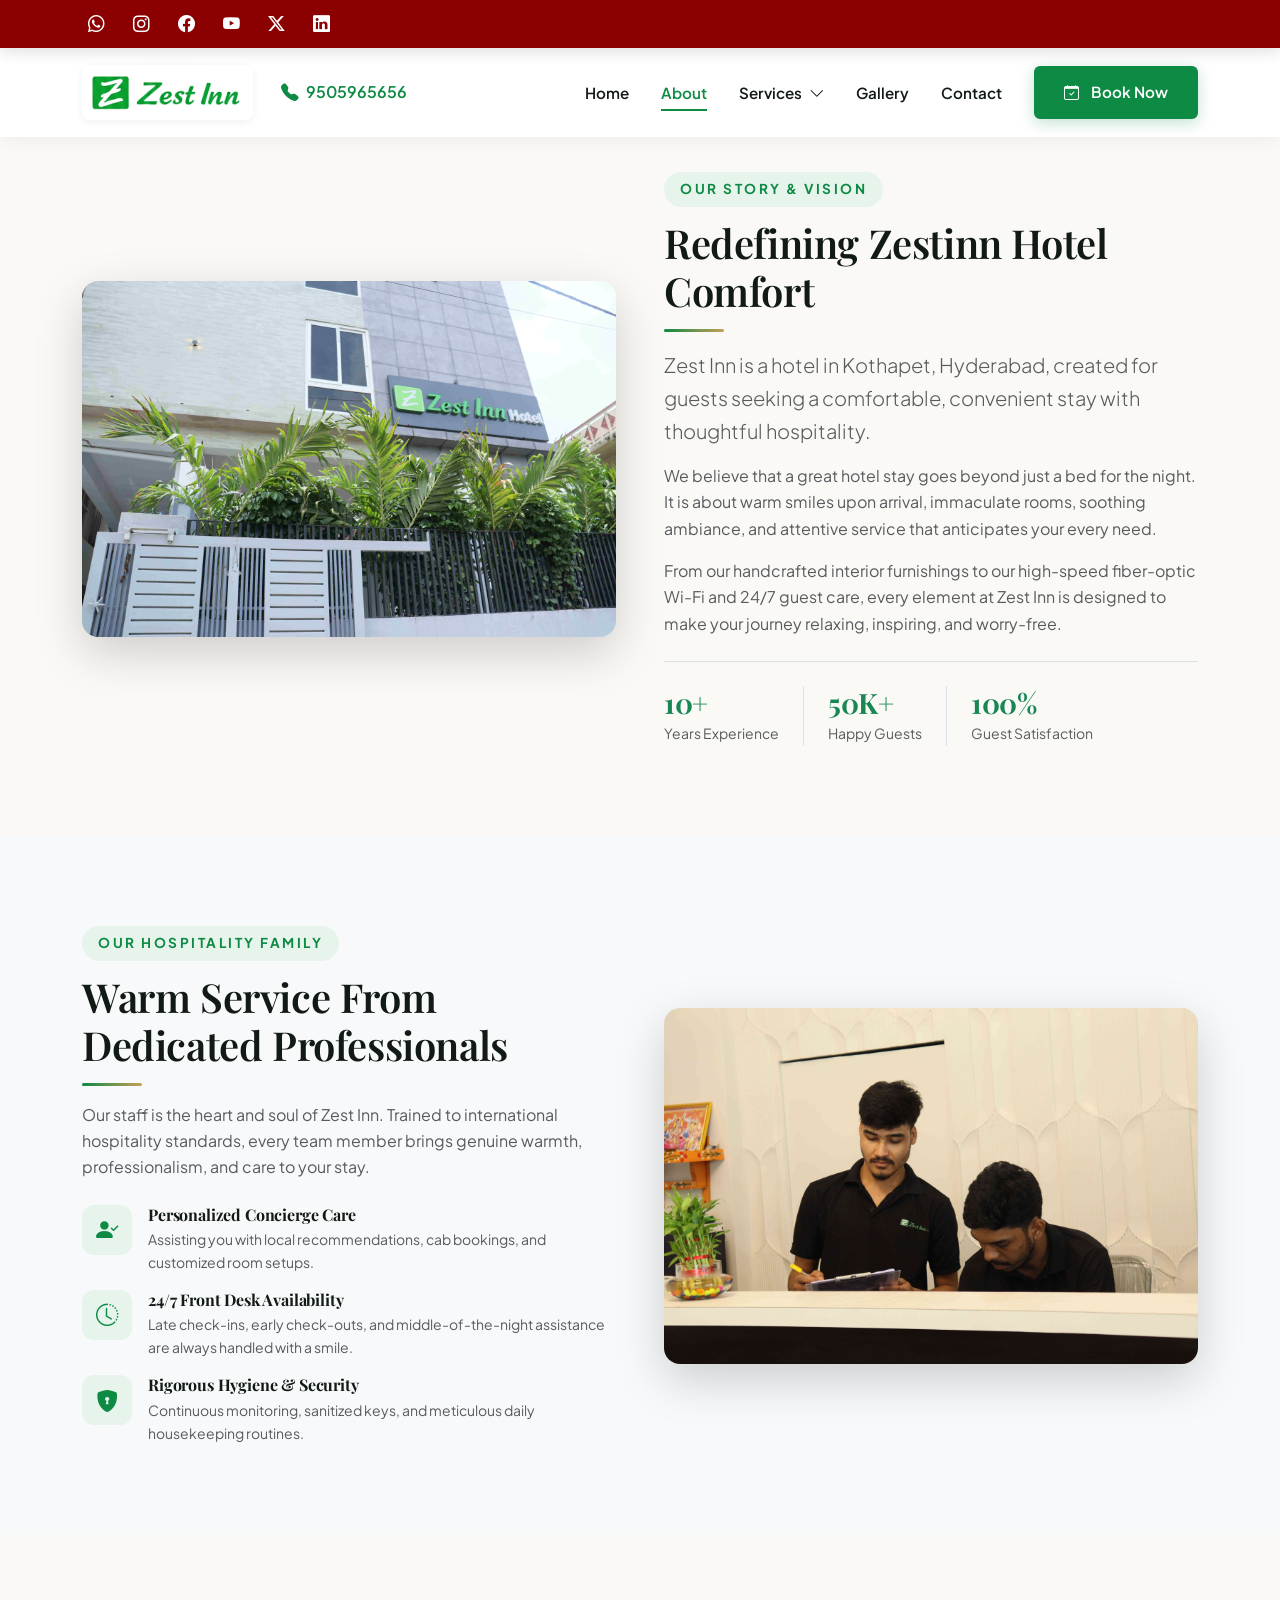
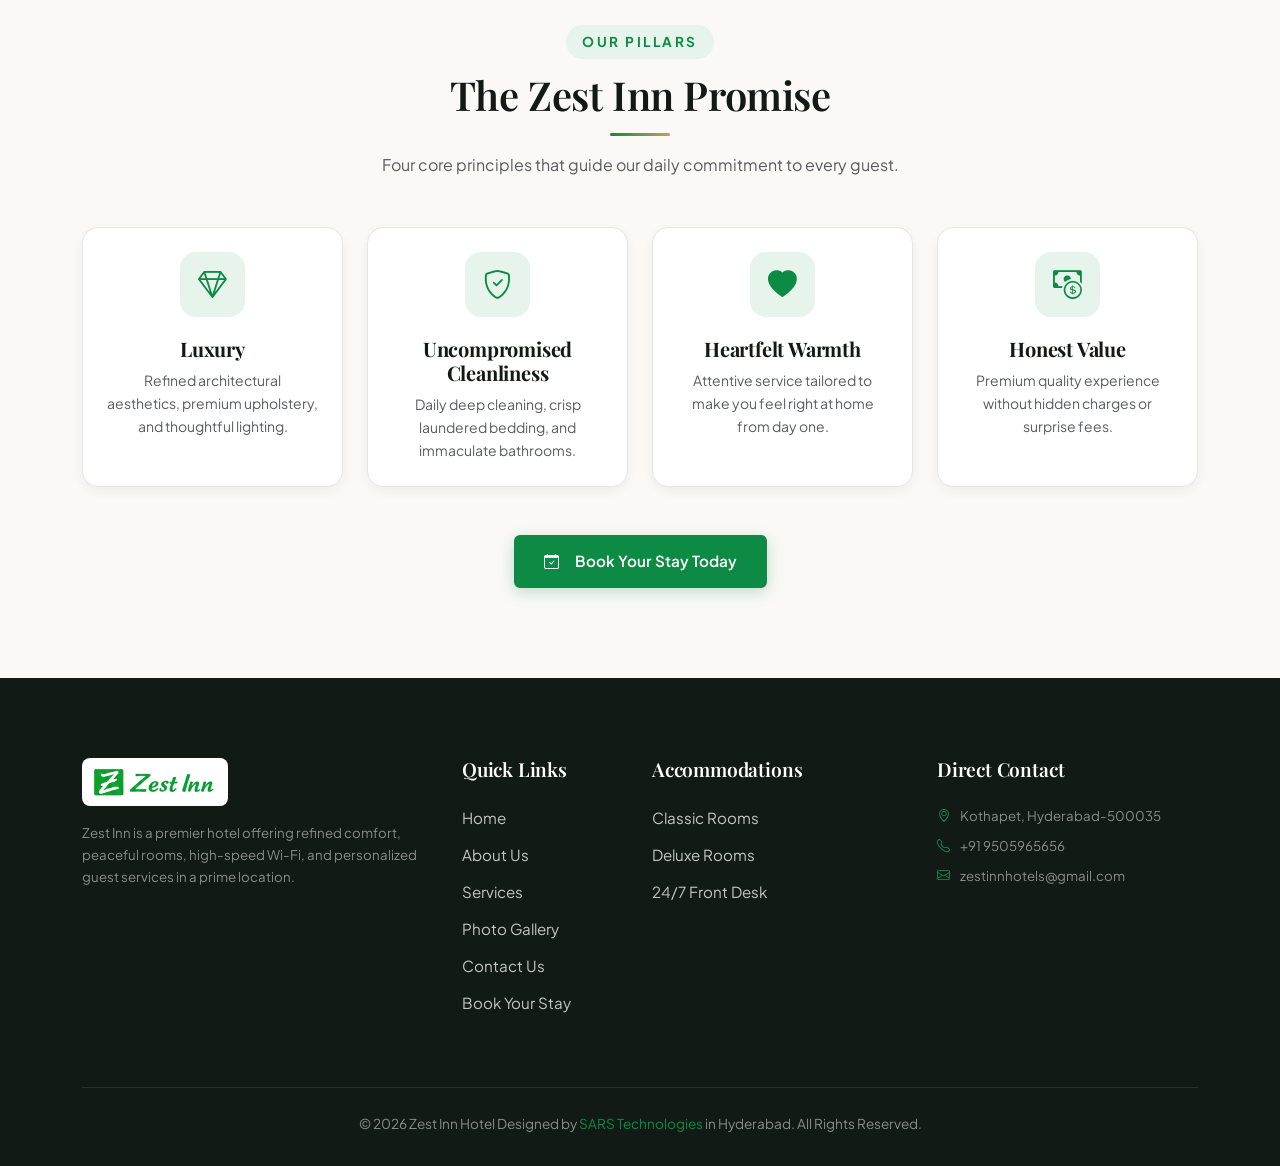
<file: about.html>
<!doctype html>
<html lang="en">
  <head>
    <meta charset="UTF-8" />
    <meta name="viewport" content="width=device-width, initial-scale=1.0" />
    <title>About Zest Inn | Kothapet Hotel, Hyderabad</title>
    <meta
      name="description"
      content="Learn about Zest Inn, a hotel in Kothapet, Hyderabad, offering Classic and Deluxe AC rooms, 24-hour front desk support, parking, and a welcoming stay."
    />
    <meta
      property="og:title"
      content="About Zest Inn | Kothapet Hotel, Hyderabad"
    />
    <meta
      property="og:description"
      content="Discover Zest Inn in Kothapet, Hyderabad, and explore our comfortable rooms and guest services."
    />
    <link rel="shortcut icon" href="/assets/favicon.png" type="image/x-icon" />
    <!-- Bootstrap 5 CSS & Icons CDN -->
    <link
      href="https://cdn.jsdelivr.net/npm/bootstrap@5.3.2/dist/css/bootstrap.min.css"
      rel="stylesheet"
    />
    <link
      href="https://cdn.jsdelivr.net/npm/bootstrap-icons@1.11.1/font/bootstrap-icons.css"
      rel="stylesheet"
    />

    <!-- Custom Styles -->
    <link rel="stylesheet" href="css/styles.css" />
  </head>
  <body>
    <!-- Top Contact Bar -->
    <div class="top-contact-bar">
      <div class="container d-flex align-items-center justify-content-between">
        <!-- <div class="top-contact-left d-flex align-items-center gap-2">
        <i class="bi bi-envelope-fill contact-icon" aria-hidden="true"></i>
        <a class="contact-link contact-email" href="mailto:zestinnhotels@gmail.com">zestinnhotels@gmail.com</a>
      </div> -->

        <div class="top-contact-right d-flex align-items-center gap-3">
          <a
            class="contact-icon-link"
            href="https://wa.me/message/RFNT6PSDW6SCL1"
            target="_blank"
            rel="noopener noreferrer"
            aria-label="WhatsApp"
          >
            <i class="bi bi-whatsapp"></i>
          </a>
          <a
            class="contact-icon-link"
            href="https://www.instagram.com/zestinnkothapet?utm_source=qr&igsh=MWZ1djZrdnp3dHpuYQ=="
            target="_blank"
            rel="noopener noreferrer"
            aria-label="Instagram"
          >
            <i class="bi bi-instagram"></i>
          </a>
          <a
            class="contact-icon-link"
            href="https://www.facebook.com/share/1C3q5wFhou/"
            target="_blank"
            rel="noopener noreferrer"
            aria-label="Facebook"
          >
            <i class="bi bi-facebook"></i>
          </a>
          <!-- YouTube -->
          <a
            class="contact-icon-link"
            href="https://www.youtube.com/channel/UCV_A8CkrcgimW685tLxfRYw"
            target="_blank"
            rel="noopener noreferrer"
            aria-label="YouTube"
          >
            <i class="bi bi-youtube"></i>
          </a>

          <!-- Twitter / X -->
          <a
            class="contact-icon-link"
            href="#"
            target="_blank"
            rel="noopener noreferrer"
            aria-label="Twitter"
          >
            <i class="bi bi-twitter-x"></i>
          </a>

          <!-- LinkedIn -->
          <a
            class="contact-icon-link"
            href="#"
            target="_blank"
            rel="noopener noreferrer"
            aria-label="LinkedIn"
          >
            <i class="bi bi-linkedin"></i>
          </a>
        </div>
      </div>
    </div>

    <!-- ==================== STICKY NAVBAR ==================== -->
    <nav class="navbar navbar-expand-lg navbar-zest fixed-top">
      <div class="container">
        <div class="d-flex align-items-center">
          <a class="navbar-brand" href="index.html">
            <img
              src="assets/jestinn-logo.jpg.jpeg"
              alt="Zest Inn Logo"
              class="navbar-brand-logo"
            />
          </a>

          <a href="tel:9505965656" class="navbar-phone">
            <i class="bi bi-telephone-fill"></i>
            <span>9505965656</span>
          </a>
        </div>

        <button
          class="navbar-toggler"
          type="button"
          data-bs-toggle="collapse"
          data-bs-target="#zestNavbar"
          aria-controls="zestNavbar"
          aria-expanded="false"
          aria-label="Toggle navigation"
        >
          <span class="navbar-toggler-icon"></span>
        </button>

        <div class="collapse navbar-collapse" id="zestNavbar">
          <ul class="navbar-nav ms-auto mb-2 mb-lg-0 align-items-lg-center">
            <li class="nav-item">
              <a class="nav-link" href="index.html">Home</a>
            </li>
            <li class="nav-item">
              <a class="nav-link active" href="about.html">About</a>
            </li>
            <li class="nav-item dropdown">
              <a
                class="nav-link dropdown-toggle"
                href="services.html"
                id="servicesDropdown"
                role="button"
                data-bs-toggle="dropdown"
                aria-expanded="false"
              >
                Services <i class="bi bi-chevron-down ms-1 style-xs"></i>
              </a>
              <ul class="dropdown-menu" aria-labelledby="servicesDropdown">
                <li>
                  <a class="dropdown-item" href="services.html"
                    ><i class="bi bi-grid-fill me-2 text-success"></i> All
                    Services</a
                  >
                </li>
                <li><hr class="dropdown-divider" /></li>
                <li>
                  <a class="dropdown-item" href="classic-rooms.html"
                    ><i class="bi bi-door-closed me-2 text-success"></i> Classic
                    Rooms</a
                  >
                </li>
                <li>
                  <a class="dropdown-item" href="deluxe-rooms.html"
                    ><i class="bi bi-star-fill me-2 text-warning"></i> Deluxe
                    Rooms</a
                  >
                </li>
              </ul>
            </li>
            <li class="nav-item">
              <a class="nav-link" href="gallery.html">Gallery</a>
            </li>
            <li class="nav-item">
              <a class="nav-link" href="contact.html">Contact</a>
            </li>
            <li class="nav-item ms-lg-3 mt-2 mt-lg-0">
              <a
                href="book-now.html"
                class="btn btn-zest-primary w-100 w-lg-auto"
              >
                <i class="bi bi-calendar-check me-1"></i> Book Now
              </a>
            </li>
          </ul>
        </div>
      </div>
    </nav>

    <!-- ==================== PAGE BANNER ==================== -->
    <section class="page-banner">
      <div class="container">
        <h1 class="page-banner-title font-serif">
          About Zest Inn, Kothapet Hyderabad
        </h1>
        <p class="page-banner-breadcrumb mb-0">
          <a href="index.html" class="text-white-50">Home</a> /
          <span class="text-success fw-bold">About Us</span>
        </p>
      </div>
    </section>

    <!-- ==================== OUR STORY ==================== -->
    <section class="section-padding">
      <div class="container">
        <div class="row align-items-center g-5">
          <div class="col-lg-6">
            <img
              src="assets/Judtinn-hotel.jpeg"
              alt="Exterior of Zest Inn hotel in Kothapet, Hyderabad"
              class="img-fluid rounded-4 shadow-lg w-100"
              style="max-height: 480px; object-fit: cover"
            />
          </div>
          <div class="col-lg-6">
            <span class="sub-heading">OUR STORY &amp; VISION</span>
            <h2 class="section-title text-start">
              Redefining Zestinn Hotel Comfort
            </h2>
            <p class="text-muted lead">
              Zest Inn is a hotel in Kothapet, Hyderabad, created for guests
              seeking a comfortable, convenient stay with thoughtful
              hospitality.
            </p>
            <p class="text-muted">
              We believe that a great hotel stay goes beyond just a bed for the
              night. It is about warm smiles upon arrival, immaculate rooms,
              soothing ambiance, and attentive service that anticipates your
              every need.
            </p>
            <p class="text-muted">
              From our handcrafted interior furnishings to our high-speed
              fiber-optic Wi-Fi and 24/7 guest care, every element at Zest Inn
              is designed to make your journey relaxing, inspiring, and
              worry-free.
            </p>

            <div class="d-flex gap-4 border-top pt-4 mt-4">
              <div>
                <h3 class="font-serif fw-bold text-success mb-0">10+</h3>
                <small class="text-muted">Years Experience</small>
              </div>
              <div class="border-end"></div>
              <div>
                <h3 class="font-serif fw-bold text-success mb-0">50K+</h3>
                <small class="text-muted">Happy Guests</small>
              </div>
              <div class="border-end"></div>
              <div>
                <h3 class="font-serif fw-bold text-success mb-0">100%</h3>
                <small class="text-muted">Guest Satisfaction</small>
              </div>
            </div>
          </div>
        </div>
      </div>
    </section>

    <!-- ==================== DEDICATED TEAM ==================== -->
    <section class="section-padding bg-light">
      <div class="container">
        <div class="row align-items-center g-5">
          <div class="col-lg-6 order-lg-2">
            <img
              src="assets/Zestinnworkers.jpeg"
              alt="Zest Inn hotel team welcoming guests in Kothapet, Hyderabad"
              class="img-fluid rounded-4 shadow-lg w-100"
              style="max-height: 460px; object-fit: cover"
            />
          </div>
          <div class="col-lg-6 order-lg-1">
            <span class="sub-heading">OUR HOSPITALITY FAMILY</span>
            <h2 class="section-title text-start">
              Warm Service From Dedicated Professionals
            </h2>
            <p class="text-muted">
              Our staff is the heart and soul of Zest Inn. Trained to
              international hospitality standards, every team member brings
              genuine warmth, professionalism, and care to your stay.
            </p>

            <div class="vstack gap-3 mt-4">
              <div class="d-flex align-items-start gap-3">
                <div class="feature-icon">
                  <i class="bi bi-person-check-fill"></i>
                </div>
                <div>
                  <h6 class="fw-bold mb-1">Personalized Concierge Care</h6>
                  <p class="text-muted small mb-0">
                    Assisting you with local recommendations, cab bookings, and
                    customized room setups.
                  </p>
                </div>
              </div>

              <div class="d-flex align-items-start gap-3">
                <div class="feature-icon">
                  <i class="bi bi-clock-history"></i>
                </div>
                <div>
                  <h6 class="fw-bold mb-1">24/7 Front Desk Availability</h6>
                  <p class="text-muted small mb-0">
                    Late check-ins, early check-outs, and middle-of-the-night
                    assistance are always handled with a smile.
                  </p>
                </div>
              </div>

              <div class="d-flex align-items-start gap-3">
                <div class="feature-icon">
                  <i class="bi bi-shield-lock-fill"></i>
                </div>
                <div>
                  <h6 class="fw-bold mb-1">Rigorous Hygiene &amp; Security</h6>
                  <p class="text-muted small mb-0">
                    Continuous monitoring, sanitized keys, and meticulous daily
                    housekeeping routines.
                  </p>
                </div>
              </div>
            </div>
          </div>
        </div>
      </div>
    </section>

    <!-- ==================== CORE VALUES ==================== -->
    <section class="section-padding">
      <div class="container">
        <div class="text-center max-w-700 mx-auto mb-5">
          <span class="sub-heading">OUR PILLARS</span>
          <h2 class="section-title">The Zest Inn Promise</h2>
          <p class="text-muted">
            Four core principles that guide our daily commitment to every guest.
          </p>
        </div>

        <div class="row g-4">
          <div class="col-lg-3 col-md-6">
            <div class="zest-card p-4 text-center">
              <div class="service-icon-box mx-auto">
                <i class="bi bi-gem"></i>
              </div>
              <h5 class="fw-bold mb-2">Luxury</h5>
              <p class="text-muted small mb-0">
                Refined architectural aesthetics, premium upholstery, and
                thoughtful lighting.
              </p>
            </div>
          </div>

          <div class="col-lg-3 col-md-6">
            <div class="zest-card p-4 text-center">
              <div class="service-icon-box mx-auto">
                <i class="bi bi-shield-check"></i>
              </div>
              <h5 class="fw-bold mb-2">Uncompromised Cleanliness</h5>
              <p class="text-muted small mb-0">
                Daily deep cleaning, crisp laundered bedding, and immaculate
                bathrooms.
              </p>
            </div>
          </div>

          <div class="col-lg-3 col-md-6">
            <div class="zest-card p-4 text-center">
              <div class="service-icon-box mx-auto">
                <i class="bi bi-heart-fill"></i>
              </div>
              <h5 class="fw-bold mb-2">Heartfelt Warmth</h5>
              <p class="text-muted small mb-0">
                Attentive service tailored to make you feel right at home from
                day one.
              </p>
            </div>
          </div>

          <div class="col-lg-3 col-md-6">
            <div class="zest-card p-4 text-center">
              <div class="service-icon-box mx-auto">
                <i class="bi bi-cash-coin"></i>
              </div>
              <h5 class="fw-bold mb-2">Honest Value</h5>
              <p class="text-muted small mb-0">
                Premium quality experience without hidden charges or surprise
                fees.
              </p>
            </div>
          </div>
        </div>

        <div class="text-center mt-5">
          <a href="book-now.html" class="btn btn-zest-primary btn-lg">
            <i class="bi bi-calendar-check me-2"></i> Book Your Stay Today
          </a>
        </div>
      </div>
    </section>

    <!-- ==================== FOOTER ==================== -->
    <footer class="footer-zest">
      <div class="container">
        <div class="row g-4">
          <div class="col-lg-4 col-md-6">
            <img
              src="assets/jestinn-logo.jpg.jpeg"
              alt="Zest Inn Logo"
              style="
                height: 48px;
                background: white;
                padding: 4px 10px;
                border-radius: 8px;
              "
              class="mb-3"
            />
            <p class="text-white-50 small mb-3">
              Zest Inn is a premier hotel offering refined comfort, peaceful
              rooms, high-speed Wi-Fi, and personalized guest services in a
              prime location.
            </p>
          </div>

          <div class="col-lg-2 col-md-6">
            <h5>Quick Links</h5>
            <ul class="footer-links">
              <li><a href="index.html">Home</a></li>
              <li><a href="about.html">About Us</a></li>
              <li><a href="services.html">Services</a></li>
              <li><a href="gallery.html">Photo Gallery</a></li>
              <li><a href="contact.html">Contact Us</a></li>
              <li><a href="book-now.html">Book Your Stay</a></li>
            </ul>
          </div>

          <div class="col-lg-3 col-md-6">
            <h5>Accommodations</h5>
            <ul class="footer-links">
              <li><a href="classic-rooms.html">Classic Rooms</a></li>
              <li><a href="deluxe-rooms.html">Deluxe Rooms</a></li>
              <li><a href="services.html">24/7 Front Desk</a></li>
            </ul>
          </div>

          <div class="col-lg-3 col-md-6">
            <h5>Direct Contact</h5>
            <p class="small text-white-50 mb-2">
              <i class="bi bi-geo-alt text-success me-2"></i> Kothapet,
              Hyderabad-500035
            </p>
            <p class="small text-white-50 mb-2">
              <i class="bi bi-telephone text-success me-2"></i> +91 9505965656
            </p>
            <p class="small text-white-50 mb-0">
              <i class="bi bi-envelope text-success me-2"></i>
              zestinnhotels@gmail.com
            </p>
          </div>
        </div>

        <div class="footer-bottom">
          <p class="mb-0 text-white-50">
            &copy; 2026 Zest Inn Hotel Designed by
            <a
              href="https://sarstechno.com"
              target="_blank"
              rel="noopener noreferrer"
              >SARS Technologies</a
            >
            in Hyderabad. All Rights Reserved.
          </p>
        </div>
      </div>
    </footer>

    <!-- Bootstrap 5 JS Bundle -->
    <script src="https://cdn.jsdelivr.net/npm/bootstrap@5.3.2/dist/js/bootstrap.bundle.min.js"></script>
    <!-- Custom JS -->
    <script src="js/main.js"></script>
  </body>
</html>
</file>
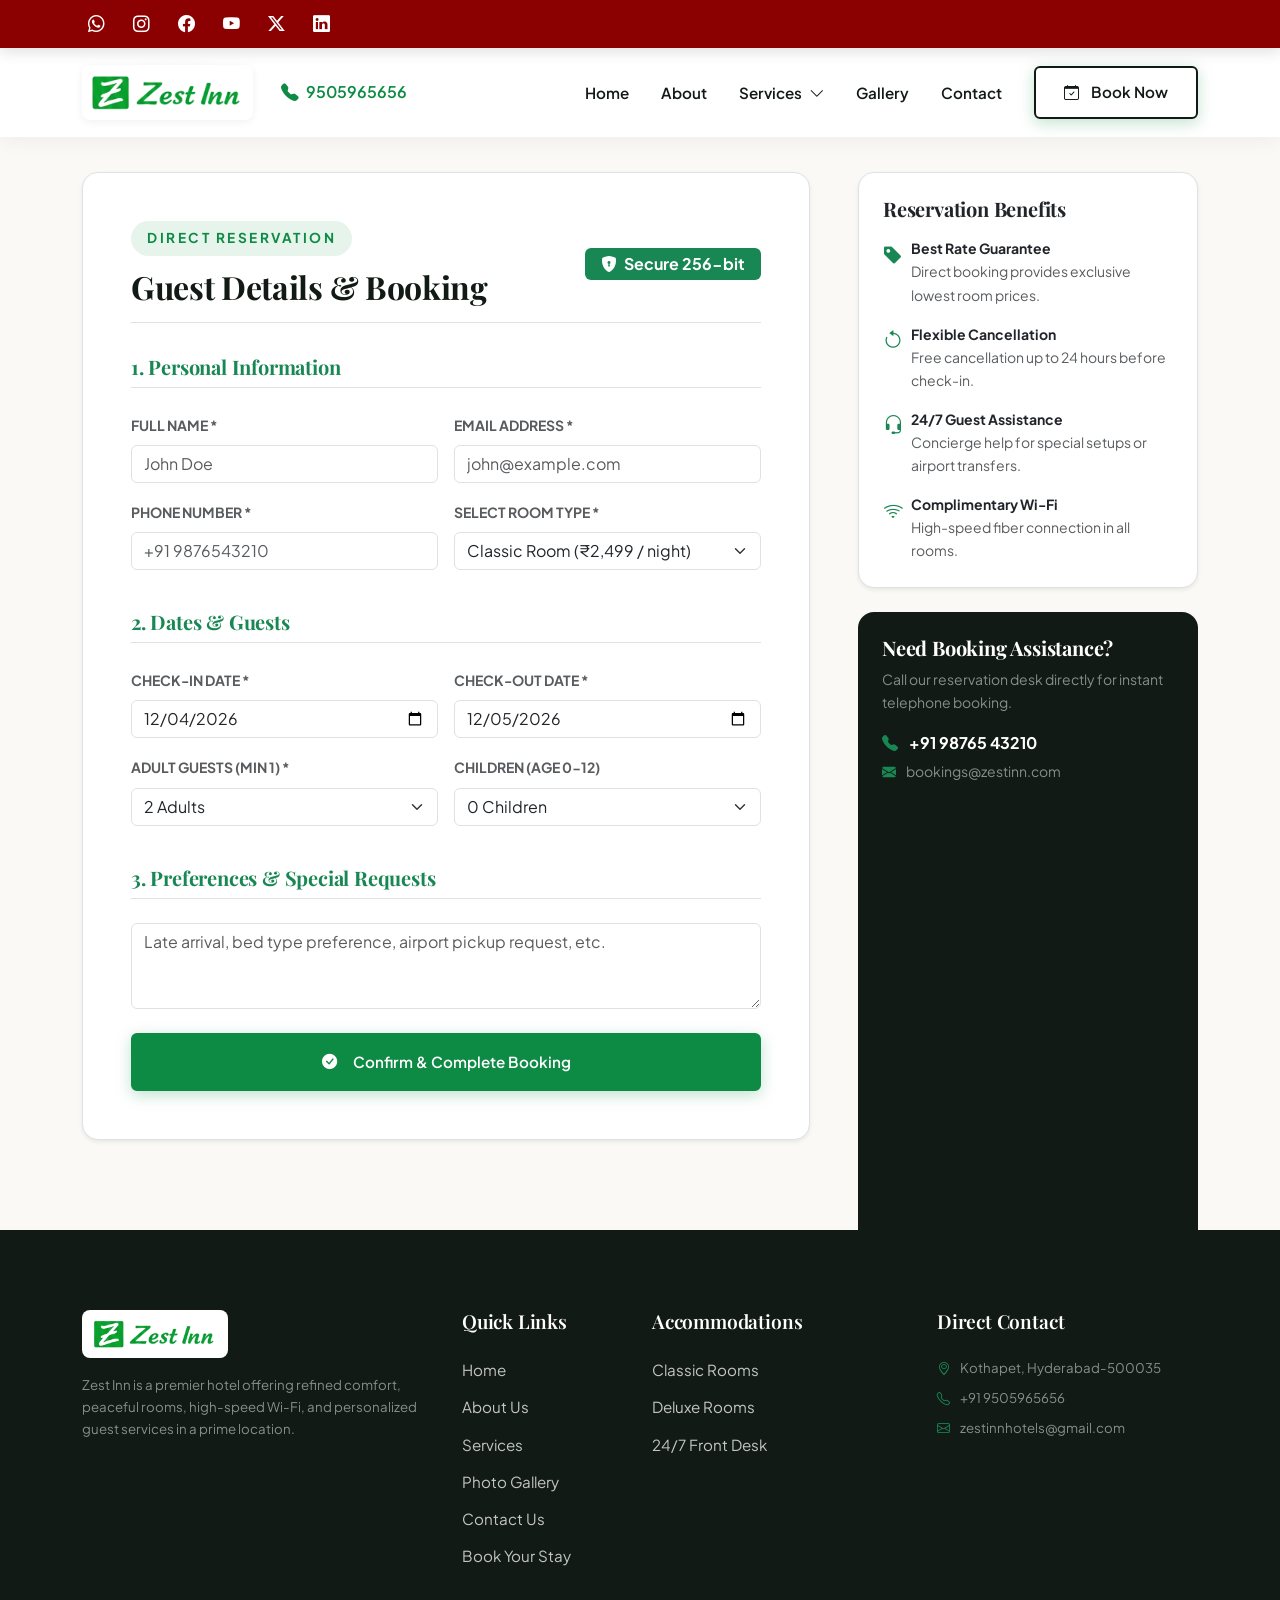
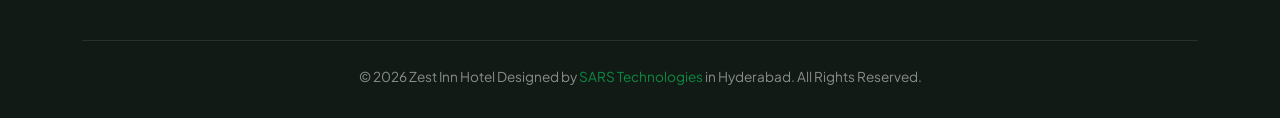
<file: book-now.html>
<!doctype html>
<html lang="en">
  <head>
    <meta charset="UTF-8" />
    <meta name="viewport" content="width=device-width, initial-scale=1.0" />
    <title>Book a Hotel in Kothapet, Hyderabad | Zest Inn</title>
    <meta
      name="description"
      content="Request a Classic or Deluxe room at Zest Inn, Kothapet, Hyderabad. Choose your dates and guest count, then contact our team for booking assistance."
    />
    <meta
      property="og:title"
      content="Book a Hotel in Kothapet, Hyderabad | Zest Inn"
    />
    <meta
      property="og:description"
      content="Choose a Classic or Deluxe room and submit your dates for a stay at Zest Inn Hotel in Kothapet, Hyderabad."
    />
    <link rel="shortcut icon" href="/assets/favicon.png" type="image/x-icon" />
    <!-- Bootstrap 5 CSS & Icons CDN -->
    <link
      href="https://cdn.jsdelivr.net/npm/bootstrap@5.3.2/dist/css/bootstrap.min.css"
      rel="stylesheet"
    />
    <link
      href="https://cdn.jsdelivr.net/npm/bootstrap-icons@1.11.1/font/bootstrap-icons.css"
      rel="stylesheet"
    />

    <!-- Custom Styles -->
    <link rel="stylesheet" href="css/styles.css" />
  </head>
  <body>
    <!-- Top Contact Bar -->
    <div class="top-contact-bar">
      <div class="container d-flex align-items-center justify-content-between">
        <!-- <div class="top-contact-left d-flex align-items-center gap-2">
        <i class="bi bi-envelope-fill contact-icon" aria-hidden="true"></i>
        <a class="contact-link contact-email" href="mailto:zestinnhotels@gmail.com">zestinnhotels@gmail.com</a>
      </div> -->

        <div class="top-contact-right d-flex align-items-center gap-3">
          <a
            class="contact-icon-link"
            href="https://wa.me/message/RFNT6PSDW6SCL1"
            target="_blank"
            rel="noopener noreferrer"
            aria-label="WhatsApp"
          >
            <i class="bi bi-whatsapp"></i>
          </a>
          <a
            class="contact-icon-link"
            href="https://www.instagram.com/zestinnkothapet?utm_source=qr&igsh=MWZ1djZrdnp3dHpuYQ=="
            target="_blank"
            rel="noopener noreferrer"
            aria-label="Instagram"
          >
            <i class="bi bi-instagram"></i>
          </a>
          <a
            class="contact-icon-link"
            href="https://www.facebook.com/share/1C3q5wFhou/"
            target="_blank"
            rel="noopener noreferrer"
            aria-label="Facebook"
          >
            <i class="bi bi-facebook"></i>
          </a>
          <!-- YouTube -->
          <a
            class="contact-icon-link"
            href="https://www.youtube.com/channel/UCV_A8CkrcgimW685tLxfRYw"
            target="_blank"
            rel="noopener noreferrer"
            aria-label="YouTube"
          >
            <i class="bi bi-youtube"></i>
          </a>

          <!-- Twitter / X -->
          <a
            class="contact-icon-link"
            href="#"
            target="_blank"
            rel="noopener noreferrer"
            aria-label="Twitter"
          >
            <i class="bi bi-twitter-x"></i>
          </a>

          <!-- LinkedIn -->
          <a
            class="contact-icon-link"
            href="#"
            target="_blank"
            rel="noopener noreferrer"
            aria-label="LinkedIn"
          >
            <i class="bi bi-linkedin"></i>
          </a>
        </div>
      </div>
    </div>

    <!-- ==================== STICKY NAVBAR ==================== -->
    <nav class="navbar navbar-expand-lg navbar-zest fixed-top">
      <div class="container">
        <div class="d-flex align-items-center">
          <a class="navbar-brand" href="index.html">
            <img
              src="assets/jestinn-logo.jpg.jpeg"
              alt="Zest Inn Logo"
              class="navbar-brand-logo"
            />
          </a>

          <a href="tel:9505965656" class="navbar-phone">
            <i class="bi bi-telephone-fill"></i>
            <span>9505965656</span>
          </a>
        </div>

        <button
          class="navbar-toggler"
          type="button"
          data-bs-toggle="collapse"
          data-bs-target="#zestNavbar"
          aria-controls="zestNavbar"
          aria-expanded="false"
          aria-label="Toggle navigation"
        >
          <span class="navbar-toggler-icon"></span>
        </button>

        <div class="collapse navbar-collapse" id="zestNavbar">
          <ul class="navbar-nav ms-auto mb-2 mb-lg-0 align-items-lg-center">
            <li class="nav-item">
              <a class="nav-link" href="index.html">Home</a>
            </li>
            <li class="nav-item">
              <a class="nav-link" href="about.html">About</a>
            </li>
            <li class="nav-item dropdown">
              <a
                class="nav-link dropdown-toggle"
                href="services.html"
                id="servicesDropdown"
                role="button"
                data-bs-toggle="dropdown"
                aria-expanded="false"
              >
                Services <i class="bi bi-chevron-down ms-1 style-xs"></i>
              </a>
              <ul class="dropdown-menu" aria-labelledby="servicesDropdown">
                <li>
                  <a class="dropdown-item" href="services.html"
                    ><i class="bi bi-grid-fill me-2 text-success"></i> All
                    Services</a
                  >
                </li>
                <li><hr class="dropdown-divider" /></li>
                <li>
                  <a class="dropdown-item" href="classic-rooms.html"
                    ><i class="bi bi-door-closed me-2 text-success"></i> Classic
                    Rooms</a
                  >
                </li>
                <li>
                  <a class="dropdown-item" href="deluxe-rooms.html"
                    ><i class="bi bi-star-fill me-2 text-warning"></i> Deluxe
                    Rooms</a
                  >
                </li>
              </ul>
            </li>
            <li class="nav-item">
              <a class="nav-link" href="gallery.html">Gallery</a>
            </li>
            <li class="nav-item">
              <a class="nav-link" href="contact.html">Contact</a>
            </li>
            <li class="nav-item ms-lg-3 mt-2 mt-lg-0">
              <a
                href="book-now.html"
                class="btn btn-zest-primary active w-100 w-lg-auto"
              >
                <i class="bi bi-calendar-check me-1"></i> Book Now
              </a>
            </li>
          </ul>
        </div>
      </div>
    </nav>

    <!-- ==================== PAGE BANNER ==================== -->
    <section class="page-banner">
      <div class="container">
        <h1 class="page-banner-title font-serif">
          Book Your Stay at Our Kothapet Hotel
        </h1>
        <p class="page-banner-breadcrumb mb-0">
          <a href="index.html" class="text-white-50">Home</a> /
          <span class="text-success fw-bold">Book Now</span>
        </p>
      </div>
    </section>

    <!-- ==================== BOOKING FORM & SUMMARY ==================== -->
    <section class="section-padding">
      <div class="container">
        <div class="row g-5">
          <!-- Main Interactive Booking Form -->
          <div class="col-lg-8">
            <div class="p-4 p-md-5 bg-white rounded-4 shadow-sm border">
              <div
                class="d-flex justify-content-between align-items-center mb-4 pb-3 border-bottom"
              >
                <div>
                  <span class="sub-heading">DIRECT RESERVATION</span>
                  <h2 class="font-serif fw-bold mb-0">
                    Guest Details &amp; Booking
                  </h2>
                </div>
                <span class="badge bg-success px-3 py-2 fs-6"
                  ><i class="bi bi-shield-lock-fill me-1"></i> Secure
                  256-bit</span
                >
              </div>

              <div class="form-alert-msg" id="bookingAlert"></div>

              <form class="zest-booking-form row g-3" id="fullBookingForm">
                <!-- Guest Information -->
                <div class="col-12">
                  <h5
                    class="fw-bold text-success font-serif border-bottom pb-2 mt-2"
                  >
                    1. Personal Information
                  </h5>
                </div>

                <div class="col-md-6">
                  <label
                    for="guestName"
                    class="form-label fw-bold small text-muted"
                    >FULL NAME *</label
                  >
                  <input
                    type="text"
                    class="form-control form-control-zest"
                    id="guestName"
                    name="guestName"
                    placeholder="John Doe"
                    required
                  />
                </div>

                <div class="col-md-6">
                  <label
                    for="guestEmail"
                    class="form-label fw-bold small text-muted"
                    >EMAIL ADDRESS *</label
                  >
                  <input
                    type="email"
                    class="form-control form-control-zest"
                    id="guestEmail"
                    name="guestEmail"
                    placeholder="john@example.com"
                    required
                  />
                </div>

                <div class="col-md-6">
                  <label
                    for="guestPhone"
                    class="form-label fw-bold small text-muted"
                    >PHONE NUMBER *</label
                  >
                  <input
                    type="tel"
                    class="form-control form-control-zest"
                    id="guestPhone"
                    name="guestPhone"
                    placeholder="+91 9876543210"
                    required
                  />
                </div>

                <div class="col-md-6">
                  <label
                    for="roomType"
                    class="form-label fw-bold small text-muted"
                    >SELECT ROOM TYPE *</label
                  >
                  <select
                    class="form-select form-select-zest"
                    id="roomType"
                    name="roomType"
                    required
                  >
                    <option value="Classic Room" selected>
                      Classic Room (₹2,499 / night)
                    </option>
                    <option value="Deluxe Room Suite">
                      Deluxe Room Suite (₹3,999 / night)
                    </option>
                  </select>
                </div>

                <!-- Dates & Occupancy -->
                <div class="col-12">
                  <h5
                    class="fw-bold text-success font-serif border-bottom pb-2 mt-4"
                  >
                    2. Dates &amp; Guests
                  </h5>
                </div>

                <div class="col-md-6">
                  <label
                    for="fromDate"
                    class="form-label fw-bold small text-muted"
                    >CHECK-IN DATE *</label
                  >
                  <input
                    type="date"
                    class="form-control form-control-zest"
                    id="fromDate"
                    name="fromDate"
                    required
                  />
                </div>

                <div class="col-md-6">
                  <label
                    for="toDate"
                    class="form-label fw-bold small text-muted"
                    >CHECK-OUT DATE *</label
                  >
                  <input
                    type="date"
                    class="form-control form-control-zest"
                    id="toDate"
                    name="toDate"
                    required
                  />
                </div>

                <div class="col-md-6">
                  <label
                    for="adults"
                    class="form-label fw-bold small text-muted"
                    >ADULT GUESTS (MIN 1) *</label
                  >
                  <select
                    class="form-select form-select-zest"
                    id="adults"
                    name="adults"
                    required
                  >
                    <option value="1">1 Adult</option>
                    <option value="2" selected>2 Adults</option>
                    <option value="3">3 Adults</option>
                    <option value="4">4 Adults</option>
                  </select>
                </div>

                <div class="col-md-6">
                  <label for="kids" class="form-label fw-bold small text-muted"
                    >CHILDREN (AGE 0-12)</label
                  >
                  <select
                    class="form-select form-select-zest"
                    id="kids"
                    name="kids"
                  >
                    <option value="0" selected>0 Children</option>
                    <option value="1">1 Child</option>
                    <option value="2">2 Children</option>
                  </select>
                </div>

                <!-- Special Requests -->
                <div class="col-12">
                  <h5
                    class="fw-bold text-success font-serif border-bottom pb-2 mt-4"
                  >
                    3. Preferences &amp; Special Requests
                  </h5>
                </div>

                <div class="col-12">
                  <textarea
                    class="form-control form-control-zest"
                    id="specialRequests"
                    name="specialRequests"
                    rows="3"
                    placeholder="Late arrival, bed type preference, airport pickup request, etc."
                  ></textarea>
                </div>

                <div class="col-12 mt-4">
                  <button
                    type="submit"
                    class="btn btn-zest-primary btn-lg w-100 py-3"
                  >
                    <i class="bi bi-check-circle-fill me-2"></i> Confirm &amp;
                    Complete Booking
                  </button>
                </div>
              </form>
            </div>
          </div>

          <!-- Booking Summary & Guarantees Sidebar -->
          <div class="col-lg-4">
            <div class="p-4 bg-white rounded-4 shadow-sm border mb-4">
              <h5 class="font-serif fw-bold mb-3 text-dark">
                Reservation Benefits
              </h5>
              <ul class="list-unstyled text-muted small vstack gap-3 mb-0">
                <li class="d-flex align-items-start gap-2">
                  <i class="bi bi-tag-fill text-success fs-5"></i>
                  <div>
                    <strong class="text-dark">Best Rate Guarantee</strong>
                    <div>
                      Direct booking provides exclusive lowest room prices.
                    </div>
                  </div>
                </li>
                <li class="d-flex align-items-start gap-2">
                  <i class="bi bi-arrow-counterclockwise text-success fs-5"></i>
                  <div>
                    <strong class="text-dark">Flexible Cancellation</strong>
                    <div>Free cancellation up to 24 hours before check-in.</div>
                  </div>
                </li>
                <li class="d-flex align-items-start gap-2">
                  <i class="bi bi-headset text-success fs-5"></i>
                  <div>
                    <strong class="text-dark">24/7 Guest Assistance</strong>
                    <div>
                      Concierge help for special setups or airport transfers.
                    </div>
                  </div>
                </li>
                <li class="d-flex align-items-start gap-2">
                  <i class="bi bi-wifi text-success fs-5"></i>
                  <div>
                    <strong class="text-dark">Complimentary Wi-Fi</strong>
                    <div>High-speed fiber connection in all rooms.</div>
                  </div>
                </li>
              </ul>
            </div>

            <!-- Need Assistance Box -->
            <div class="contact-info-box p-4">
              <h5 class="font-serif fw-bold text-white mb-2">
                Need Booking Assistance?
              </h5>
              <p class="text-white-50 small mb-3">
                Call our reservation desk directly for instant telephone
                booking.
              </p>
              <p class="mb-1 text-white fw-bold">
                <i class="bi bi-telephone-fill text-success me-2"></i> +91 98765
                43210
              </p>
              <p class="mb-0 text-white-50 small">
                <i class="bi bi-envelope-fill text-success me-2"></i>
                bookings@zestinn.com
              </p>
            </div>
          </div>
        </div>
      </div>
    </section>

    <!-- ==================== BOOKING SUCCESS MODAL ==================== -->
    <div
      class="modal fade"
      id="bookingSuccessModal"
      tabindex="-1"
      aria-hidden="true"
    >
      <div class="modal-dialog modal-dialog-centered">
        <div class="modal-content rounded-4 border-0">
          <div class="modal-header bg-success text-white border-0">
            <h5 class="modal-title font-serif fw-bold">
              <i class="bi bi-check-circle-fill me-2"></i> Reservation Request
              Received!
            </h5>
            <button
              type="button"
              class="btn-close btn-close-white"
              data-bs-dismiss="modal"
              aria-label="Close"
            ></button>
          </div>
          <div class="modal-body p-4">
            <p class="text-muted" id="bookingModalDetails">
              Your booking request has been submitted successfully.
            </p>
            <div class="p-3 bg-light rounded-3 small text-muted border">
              <strong>Booking Reference:</strong> ZEST-2026-8941<br />
              <strong>Status:</strong> Provisionally Confirmed<br />
              A confirmation SMS &amp; Email has been dispatched to your contact
              details.
            </div>
          </div>
          <div class="modal-footer border-0">
            <button
              type="button"
              class="btn btn-zest-primary w-100"
              data-bs-dismiss="modal"
            >
              Done &amp; Return to Home
            </button>
          </div>
        </div>
      </div>
    </div>

    <!-- ==================== FOOTER ==================== -->
    <footer class="footer-zest">
      <div class="container">
        <div class="row g-4">
          <div class="col-lg-4 col-md-6">
            <img
              src="assets/jestinn-logo.jpg.jpeg"
              alt="Zest Inn Logo"
              style="
                height: 48px;
                background: white;
                padding: 4px 10px;
                border-radius: 8px;
              "
              class="mb-3"
            />
            <p class="text-white-50 small mb-3">
              Zest Inn is a premier hotel offering refined comfort, peaceful
              rooms, high-speed Wi-Fi, and personalized guest services in a
              prime location.
            </p>
          </div>

          <div class="col-lg-2 col-md-6">
            <h5>Quick Links</h5>
            <ul class="footer-links">
              <li><a href="index.html">Home</a></li>
              <li><a href="about.html">About Us</a></li>
              <li><a href="services.html">Services</a></li>
              <li><a href="gallery.html">Photo Gallery</a></li>
              <li><a href="contact.html">Contact Us</a></li>
              <li><a href="book-now.html">Book Your Stay</a></li>
            </ul>
          </div>

          <div class="col-lg-3 col-md-6">
            <h5>Accommodations</h5>
            <ul class="footer-links">
              <li><a href="classic-rooms.html">Classic Rooms</a></li>
              <li><a href="deluxe-rooms.html">Deluxe Rooms</a></li>
              <li><a href="services.html">24/7 Front Desk</a></li>
            </ul>
          </div>

          <div class="col-lg-3 col-md-6">
            <h5>Direct Contact</h5>
            <p class="small text-white-50 mb-2">
              <i class="bi bi-geo-alt text-success me-2"></i> Kothapet,
              Hyderabad-500035
            </p>
            <p class="small text-white-50 mb-2">
              <i class="bi bi-telephone text-success me-2"></i> +91 9505965656
            </p>
            <p class="small text-white-50 mb-0">
              <i class="bi bi-envelope text-success me-2"></i>
              zestinnhotels@gmail.com
            </p>
          </div>
        </div>

        <div class="footer-bottom">
          <p class="mb-0 text-white-50">
            &copy; 2026 Zest Inn Hotel Designed by
            <a
              href="https://sarstechno.com"
              target="_blank"
              rel="noopener noreferrer"
              >SARS Technologies</a
            >
            in Hyderabad. All Rights Reserved.
          </p>
        </div>
      </div>
    </footer>

    <!-- Bootstrap 5 JS Bundle -->
    <script src="https://cdn.jsdelivr.net/npm/bootstrap@5.3.2/dist/js/bootstrap.bundle.min.js"></script>
    <!-- Custom JS -->
    <script src="js/main.js"></script>
    <script>
      // Handle URL parameters if coming from room pages
      document.addEventListener("DOMContentLoaded", () => {
        const urlParams = new URLSearchParams(window.location.search);
        const room = urlParams.get("room");
        const roomSelect = document.getElementById("roomType");
        if (room && roomSelect) {
          if (room === "classic") roomSelect.value = "Classic Room";
          if (room === "deluxe") roomSelect.value = "Deluxe Room Suite";
        }
      });
    </script>
  </body>
</html>
</file>
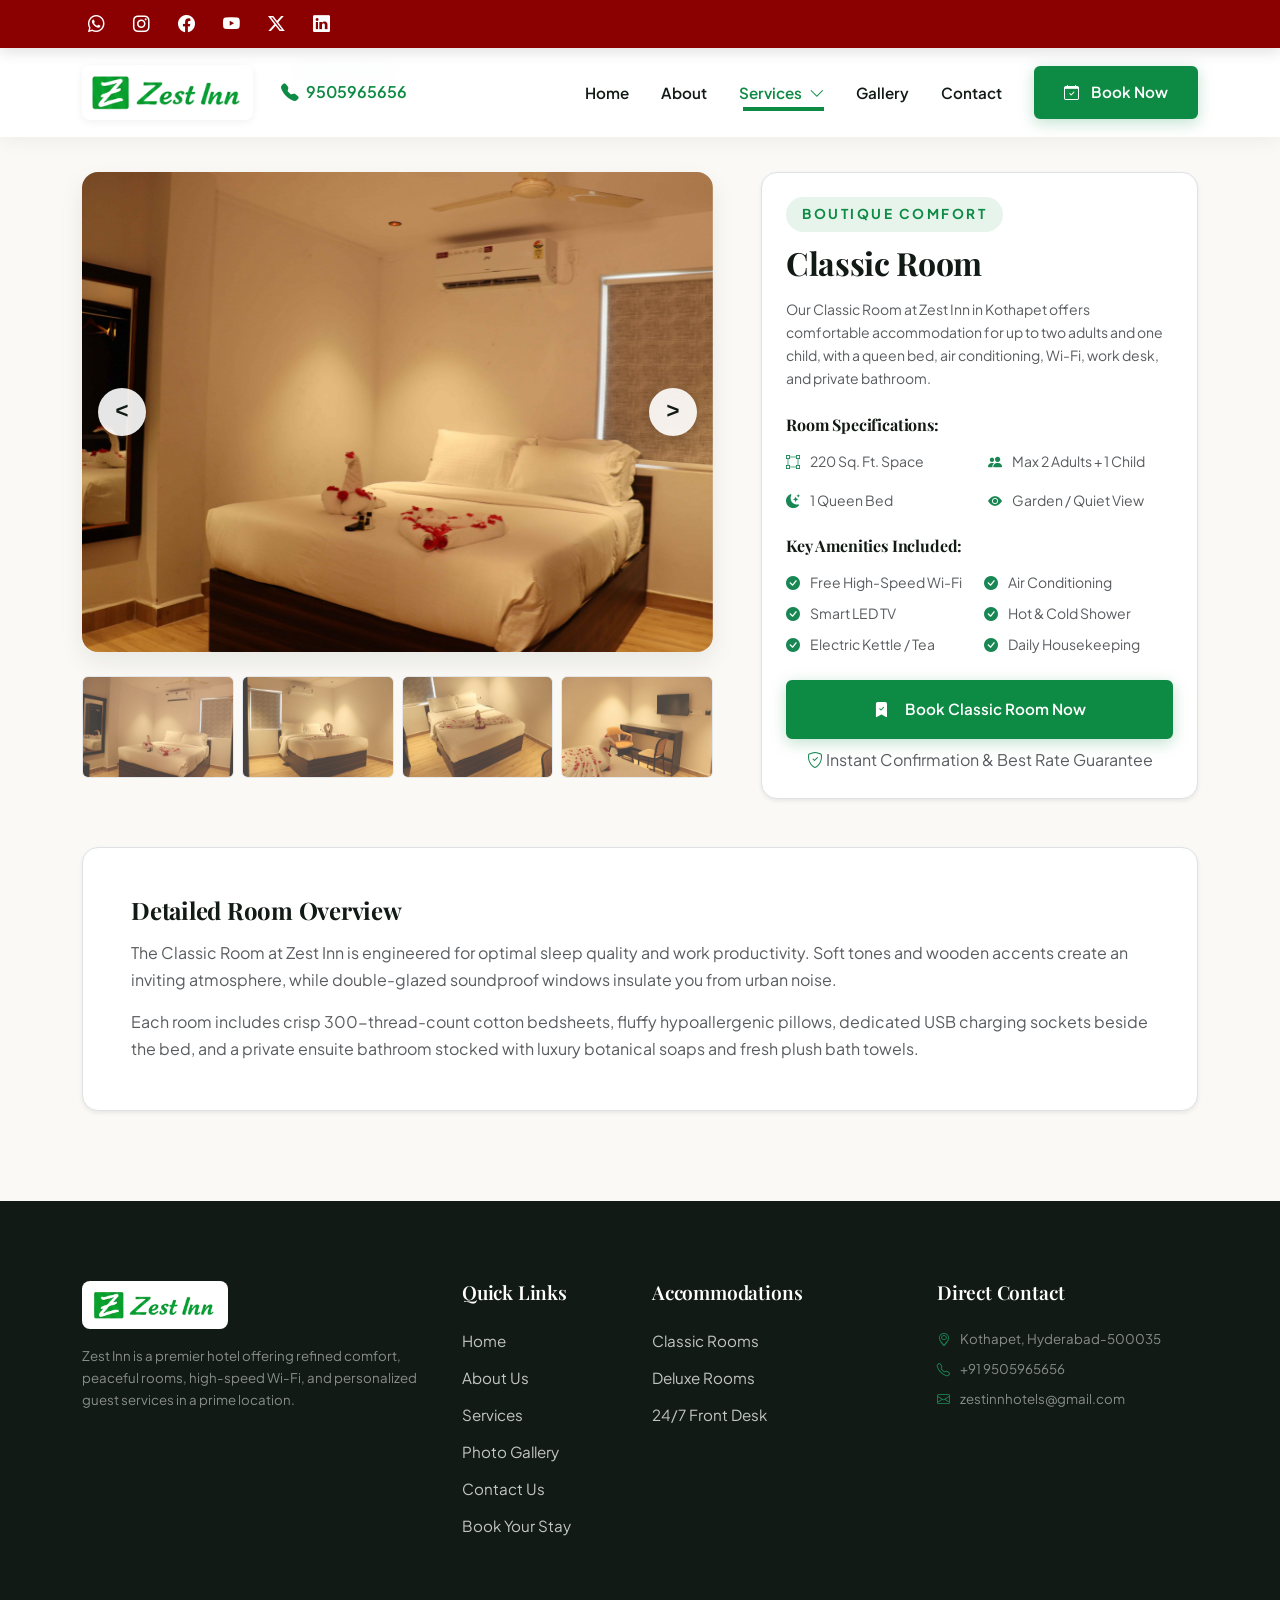
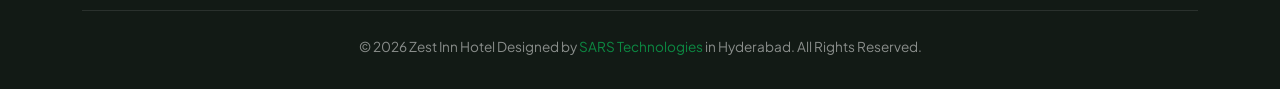
<file: classic-rooms.html>
<!doctype html>
<html lang="en">
  <head>
    <meta charset="UTF-8" />
    <meta name="viewport" content="width=device-width, initial-scale=1.0" />
    <title>Classic AC Rooms in Kothapet, Hyderabad | Zest Inn</title>
    <meta
      name="description"
      content="Book a comfortable Classic AC room at Zest Inn, Kothapet, Hyderabad, with a queen bed, Wi-Fi, air conditioning, and a private bathroom."
    />
    <meta
      property="og:title"
      content="Classic AC Rooms in Kothapet, Hyderabad | Zest Inn"
    />
    <meta
      property="og:description"
      content="See Classic room features and amenities at Zest Inn, a Kothapet hotel in Hyderabad."
    />
    <link rel="shortcut icon" href="/assets/favicon.png" type="image/x-icon" />
    <!-- Bootstrap 5 CSS & Icons CDN -->
    <link
      href="https://cdn.jsdelivr.net/npm/bootstrap@5.3.2/dist/css/bootstrap.min.css"
      rel="stylesheet"
    />
    <link
      href="https://cdn.jsdelivr.net/npm/bootstrap-icons@1.11.1/font/bootstrap-icons.css"
      rel="stylesheet"
    />

    <!-- Custom Styles -->
    <link rel="stylesheet" href="css/styles.css" />
  </head>
  <body>
    <!-- Top Contact Bar -->
    <div class="top-contact-bar">
      <div class="container d-flex align-items-center justify-content-between">
        <!-- <div class="top-contact-left d-flex align-items-center gap-2">
        <i class="bi bi-envelope-fill contact-icon" aria-hidden="true"></i>
        <a class="contact-link contact-email" href="mailto:zestinnhotels@gmail.com">zestinnhotels@gmail.com</a>
      </div> -->

        <div class="top-contact-right d-flex align-items-center gap-3">
          <a
            class="contact-icon-link"
            href="https://wa.me/message/RFNT6PSDW6SCL1"
            target="_blank"
            rel="noopener noreferrer"
            aria-label="WhatsApp"
          >
            <i class="bi bi-whatsapp"></i>
          </a>
          <a
            class="contact-icon-link"
            href="https://www.instagram.com/zestinnkothapet?utm_source=qr&igsh=MWZ1djZrdnp3dHpuYQ=="
            target="_blank"
            rel="noopener noreferrer"
            aria-label="Instagram"
          >
            <i class="bi bi-instagram"></i>
          </a>
          <a
            class="contact-icon-link"
            href="https://www.facebook.com/share/1C3q5wFhou/"
            target="_blank"
            rel="noopener noreferrer"
            aria-label="Facebook"
          >
            <i class="bi bi-facebook"></i>
          </a>
          <!-- YouTube -->
          <a
            class="contact-icon-link"
            href="https://www.youtube.com/channel/UCV_A8CkrcgimW685tLxfRYw"
            target="_blank"
            rel="noopener noreferrer"
            aria-label="YouTube"
          >
            <i class="bi bi-youtube"></i>
          </a>

          <!-- Twitter / X -->
          <a
            class="contact-icon-link"
            href="#"
            target="_blank"
            rel="noopener noreferrer"
            aria-label="Twitter"
          >
            <i class="bi bi-twitter-x"></i>
          </a>

          <!-- LinkedIn -->
          <a
            class="contact-icon-link"
            href="#"
            target="_blank"
            rel="noopener noreferrer"
            aria-label="LinkedIn"
          >
            <i class="bi bi-linkedin"></i>
          </a>
        </div>
      </div>
    </div>

    <!-- ==================== STICKY NAVBAR ==================== -->
    <nav class="navbar navbar-expand-lg navbar-zest fixed-top">
      <div class="container">
        <div class="d-flex align-items-center">
          <a class="navbar-brand" href="index.html">
            <img
              src="assets/jestinn-logo.jpg.jpeg"
              alt="Zest Inn Logo"
              class="navbar-brand-logo"
            />
          </a>

          <a href="tel:9505965656" class="navbar-phone">
            <i class="bi bi-telephone-fill"></i>
            <span>9505965656</span>
          </a>
        </div>

        <button
          class="navbar-toggler"
          type="button"
          data-bs-toggle="collapse"
          data-bs-target="#zestNavbar"
          aria-controls="zestNavbar"
          aria-expanded="false"
          aria-label="Toggle navigation"
        >
          <span class="navbar-toggler-icon"></span>
        </button>

        <div class="collapse navbar-collapse" id="zestNavbar">
          <ul class="navbar-nav ms-auto mb-2 mb-lg-0 align-items-lg-center">
            <li class="nav-item">
              <a class="nav-link" href="index.html">Home</a>
            </li>
            <li class="nav-item">
              <a class="nav-link" href="about.html">About</a>
            </li>
            <li class="nav-item dropdown">
              <a
                class="nav-link dropdown-toggle active"
                href="services.html"
                id="servicesDropdown"
                role="button"
                data-bs-toggle="dropdown"
                aria-expanded="false"
              >
                Services <i class="bi bi-chevron-down ms-1 style-xs"></i>
              </a>
              <ul class="dropdown-menu" aria-labelledby="servicesDropdown">
                <li>
                  <a class="dropdown-item" href="services.html"
                    ><i class="bi bi-grid-fill me-2 text-success"></i> All
                    Services</a
                  >
                </li>
                <li><hr class="dropdown-divider" /></li>
                <li>
                  <a class="dropdown-item active" href="classic-rooms.html"
                    ><i class="bi bi-door-closed me-2 text-success"></i> Classic
                    Rooms</a
                  >
                </li>
                <li>
                  <a class="dropdown-item" href="deluxe-rooms.html"
                    ><i class="bi bi-star-fill me-2 text-warning"></i> Deluxe
                    Rooms</a
                  >
                </li>
              </ul>
            </li>
            <li class="nav-item">
              <a class="nav-link" href="gallery.html">Gallery</a>
            </li>
            <li class="nav-item">
              <a class="nav-link" href="contact.html">Contact</a>
            </li>
            <li class="nav-item ms-lg-3 mt-2 mt-lg-0">
              <a
                href="book-now.html"
                class="btn btn-zest-primary w-100 w-lg-auto"
              >
                <i class="bi bi-calendar-check me-1"></i> Book Now
              </a>
            </li>
          </ul>
        </div>
      </div>
    </nav>

    <!-- ==================== PAGE BANNER ==================== -->
    <section class="page-banner">
      <div class="container">
        <h1 class="page-banner-title font-serif">
          Classic AC Rooms in Kothapet, Hyderabad
        </h1>
        <p class="page-banner-breadcrumb mb-0">
          <a href="index.html" class="text-white-50">Home</a> /
          <a href="services.html" class="text-white-50">Accommodations</a> /
          <span class="text-success fw-bold">Classic Rooms</span>
        </p>
      </div>
    </section>

    <!-- ==================== MAIN ROOM DETAILS ==================== -->
    <section class="section-padding">
      <div class="container">
        <div class="row g-5">
          <!-- Room Images Slider with Custom "<" and ">" -->
          <div class="col-lg-7">
            <div
              id="classicRoomCarousel"
              class="carousel slide carousel-zest"
              data-bs-ride="carousel"
            >
              <div class="carousel-inner">
                <div class="carousel-item active">
                  <img
                    src="assets/classicroom1.jpeg"
                    alt="Classic AC room at Zest Inn in Kothapet, Hyderabad"
                    class="w-100"
                    loading="lazy"
                  />
                </div>
                <div class="carousel-item">
                  <img
                    src="assets/classicroom2.jpeg"
                    alt="Angle view of a Classic room at Zest Inn, Kothapet"
                    class="w-100"
                    loading="lazy"
                  />
                </div>
                <div class="carousel-item">
                  <img
                    src="assets/classicroom3.jpeg"
                    alt="Queen bed in a Classic room at Zest Inn, Hyderabad"
                    class="w-100"
                    loading="lazy"
                  />
                </div>
                <div class="carousel-item">
                  <img
                    src="assets/classicroom4.jpeg"
                    alt="Interior details of a Classic hotel room in Kothapet"
                    class="w-100"
                    loading="lazy"
                  />
                </div>
              </div>
              <!-- Simple "<" and ">" Arrows -->
              <button
                class="carousel-control-prev-custom"
                type="button"
                data-bs-target="#classicRoomCarousel"
                data-bs-slide="prev"
                aria-label="Previous"
              >
                &lt;
              </button>
              <button
                class="carousel-control-next-custom"
                type="button"
                data-bs-target="#classicRoomCarousel"
                data-bs-slide="next"
                aria-label="Next"
              >
                &gt;
              </button>
            </div>

            <!-- Thumbnail Strip -->
            <div class="row g-2 mt-3">
              <div class="col-3">
                <img
                  src="assets/classicroom1.jpeg"
                  alt="Classic AC room at Zest Inn in Kothapet, Hyderabad"
                  class="img-fluid rounded border cursor-pointer opacity-75 hover-opacity-100"
                  onclick="
                    bootstrap.Carousel.getOrCreateInstance(
                      document.getElementById('classicRoomCarousel'),
                    ).to(0)
                  "
                />
              </div>
              <div class="col-3">
                <img
                  src="assets/classicroom2.jpeg"
                  alt="Angle view of a Classic room at Zest Inn, Kothapet"
                  class="img-fluid rounded border cursor-pointer opacity-75 hover-opacity-100"
                  onclick="
                    bootstrap.Carousel.getOrCreateInstance(
                      document.getElementById('classicRoomCarousel'),
                    ).to(1)
                  "
                />
              </div>
              <div class="col-3">
                <img
                  src="assets/classicroom3.jpeg"
                  alt="Queen bed in a Classic room at Zest Inn, Hyderabad"
                  class="img-fluid rounded border cursor-pointer opacity-75 hover-opacity-100"
                  onclick="
                    bootstrap.Carousel.getOrCreateInstance(
                      document.getElementById('classicRoomCarousel'),
                    ).to(2)
                  "
                />
              </div>
              <div class="col-3">
                <img
                  src="assets/classicroom4.jpeg"
                  alt="Interior details of a Classic hotel room in Kothapet"
                  class="img-fluid rounded border cursor-pointer opacity-75 hover-opacity-100"
                  onclick="
                    bootstrap.Carousel.getOrCreateInstance(
                      document.getElementById('classicRoomCarousel'),
                    ).to(3)
                  "
                />
              </div>
            </div>
          </div>

          <!-- Room Specs & Booking Sidebar -->
          <div class="col-lg-5">
            <div class="p-4 bg-white rounded-4 shadow-sm border">
              <span class="sub-heading">BOUTIQUE COMFORT</span>
              <h2 class="font-serif fw-bold mb-3">Classic Room</h2>

              <p class="text-muted small mb-4">
                Our Classic Room at Zest Inn in Kothapet offers comfortable
                accommodation for up to two adults and one child, with a queen
                bed, air conditioning, Wi-Fi, work desk, and private bathroom.
              </p>

              <h6 class="fw-bold mb-3">Room Specifications:</h6>
              <div class="row g-3 mb-4 text-muted small">
                <div class="col-6">
                  <i class="bi bi-bounding-box text-success me-2"></i> 220 Sq.
                  Ft. Space
                </div>
                <div class="col-6">
                  <i class="bi bi-people-fill text-success me-2"></i> Max 2
                  Adults + 1 Child
                </div>
                <div class="col-6">
                  <i class="bi bi-moon-stars-fill text-success me-2"></i> 1
                  Queen Bed
                </div>
                <div class="col-6">
                  <i class="bi bi-eye-fill text-success me-2"></i> Garden /
                  Quiet View
                </div>
              </div>

              <h6 class="fw-bold mb-3">Key Amenities Included:</h6>
              <div class="row g-2 mb-4 text-muted small">
                <div class="col-6">
                  <i class="bi bi-check-circle-fill text-success me-2"></i> Free
                  High-Speed Wi-Fi
                </div>
                <div class="col-6">
                  <i class="bi bi-check-circle-fill text-success me-2"></i> Air
                  Conditioning
                </div>
                <div class="col-6">
                  <i class="bi bi-check-circle-fill text-success me-2"></i>
                  Smart LED TV
                </div>
                <div class="col-6">
                  <i class="bi bi-check-circle-fill text-success me-2"></i> Hot
                  &amp; Cold Shower
                </div>
                <div class="col-6">
                  <i class="bi bi-check-circle-fill text-success me-2"></i>
                  Electric Kettle / Tea
                </div>
                <div class="col-6">
                  <i class="bi bi-check-circle-fill text-success me-2"></i>
                  Daily Housekeeping
                </div>
              </div>

              <a
                href="book-now.html?room=classic"
                class="btn btn-zest-primary w-100 py-3 mb-2"
              >
                <i class="bi bi-bookmark-check-fill me-2"></i> Book Classic Room
                Now
              </a>
              <p class="text-center text-muted style-xs mb-0">
                <i class="bi bi-shield-check text-success"></i> Instant
                Confirmation &amp; Best Rate Guarantee
              </p>
            </div>
          </div>
        </div>

        <!-- Extended Room Description -->
        <div class="row mt-5">
          <div class="col-lg-12">
            <div class="p-4 p-md-5 bg-white rounded-4 shadow-sm border">
              <h4 class="font-serif fw-bold mb-3">Detailed Room Overview</h4>
              <p class="text-muted">
                The Classic Room at Zest Inn is engineered for optimal sleep
                quality and work productivity. Soft tones and wooden accents
                create an inviting atmosphere, while double-glazed soundproof
                windows insulate you from urban noise.
              </p>
              <p class="text-muted mb-0">
                Each room includes crisp 300-thread-count cotton bedsheets,
                fluffy hypoallergenic pillows, dedicated USB charging sockets
                beside the bed, and a private ensuite bathroom stocked with
                luxury botanical soaps and fresh plush bath towels.
              </p>
            </div>
          </div>
        </div>
      </div>
    </section>

    <!-- ==================== FOOTER ==================== -->
    <footer class="footer-zest">
      <div class="container">
        <div class="row g-4">
          <div class="col-lg-4 col-md-6">
            <img
              src="assets/jestinn-logo.jpg.jpeg"
              alt="Zest Inn Logo"
              style="
                height: 48px;
                background: white;
                padding: 4px 10px;
                border-radius: 8px;
              "
              class="mb-3"
            />
            <p class="text-white-50 small mb-3">
              Zest Inn is a premier hotel offering refined comfort, peaceful
              rooms, high-speed Wi-Fi, and personalized guest services in a
              prime location.
            </p>
          </div>

          <div class="col-lg-2 col-md-6">
            <h5>Quick Links</h5>
            <ul class="footer-links">
              <li><a href="index.html">Home</a></li>
              <li><a href="about.html">About Us</a></li>
              <li><a href="services.html">Services</a></li>
              <li><a href="gallery.html">Photo Gallery</a></li>
              <li><a href="contact.html">Contact Us</a></li>
              <li><a href="book-now.html">Book Your Stay</a></li>
            </ul>
          </div>

          <div class="col-lg-3 col-md-6">
            <h5>Accommodations</h5>
            <ul class="footer-links">
              <li><a href="classic-rooms.html">Classic Rooms</a></li>
              <li><a href="deluxe-rooms.html">Deluxe Rooms</a></li>
              <li><a href="services.html">24/7 Front Desk</a></li>
            </ul>
          </div>

          <div class="col-lg-3 col-md-6">
            <h5>Direct Contact</h5>
            <p class="small text-white-50 mb-2">
              <i class="bi bi-geo-alt text-success me-2"></i> Kothapet,
              Hyderabad-500035
            </p>
            <p class="small text-white-50 mb-2">
              <i class="bi bi-telephone text-success me-2"></i> +91 9505965656
            </p>
            <p class="small text-white-50 mb-0">
              <i class="bi bi-envelope text-success me-2"></i>
              zestinnhotels@gmail.com
            </p>
          </div>
        </div>

        <div class="footer-bottom">
          <p class="mb-0 text-white-50">
            &copy; 2026 Zest Inn Hotel Designed by
            <a
              href="https://sarstechno.com"
              target="_blank"
              rel="noopener noreferrer"
              >SARS Technologies</a
            >
            in Hyderabad. All Rights Reserved.
          </p>
        </div>
      </div>
    </footer>

    <!-- Bootstrap 5 JS Bundle -->
    <script src="https://cdn.jsdelivr.net/npm/bootstrap@5.3.2/dist/js/bootstrap.bundle.min.js"></script>
    <!-- Custom JS -->
    <script src="js/main.js"></script>
  </body>
</html>
</file>
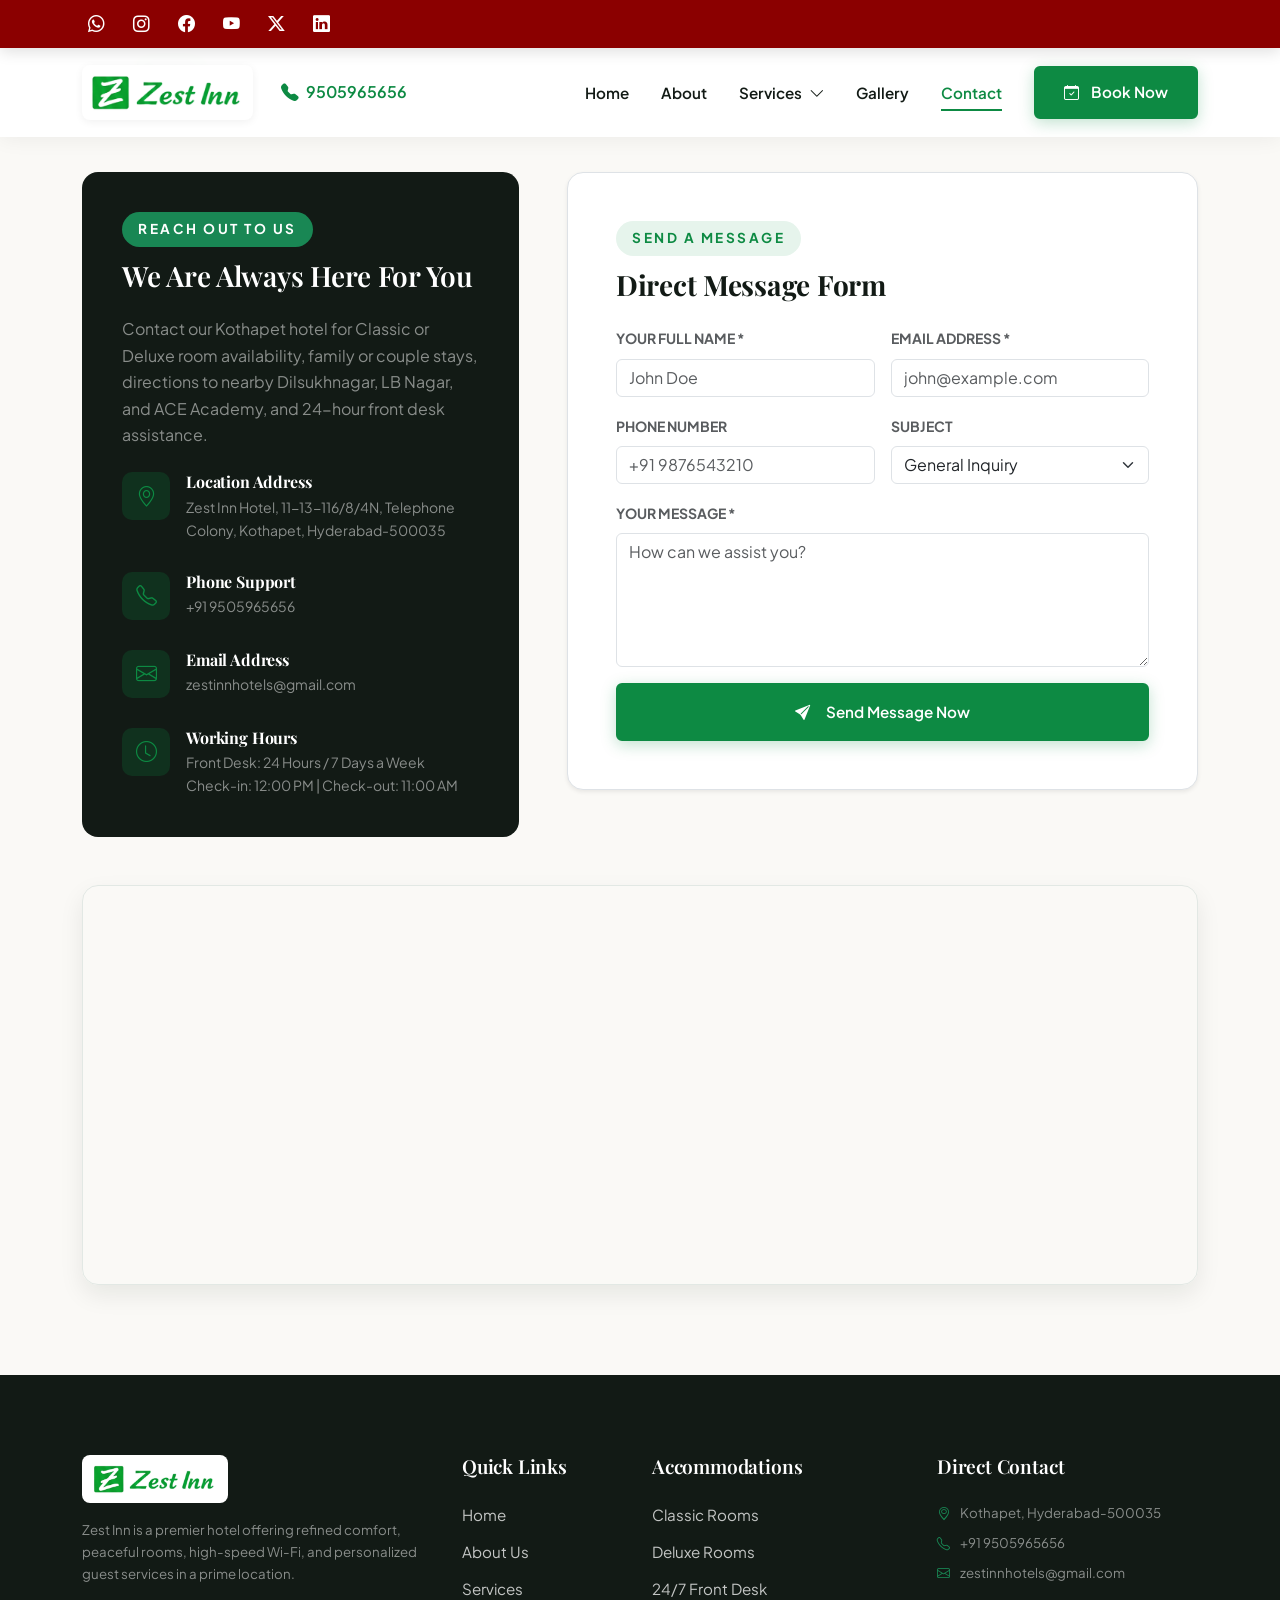
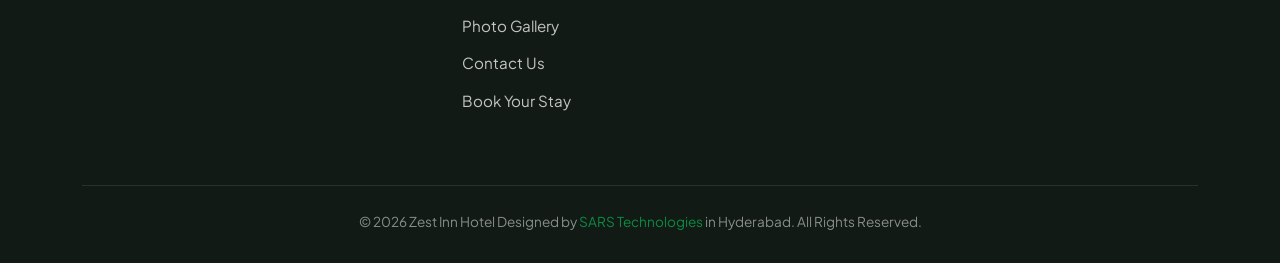
<file: contact.html>
<!doctype html>
<html lang="en">
  <head>
    <meta charset="UTF-8" />
    <meta name="viewport" content="width=device-width, initial-scale=1.0" />
    <title>Contact Zest Inn | Hotel in Kothapet, Hyderabad</title>
    <meta
      name="description"
      content="Contact Zest Inn Hotel in Kothapet, Hyderabad, for room availability, directions, and booking assistance. View our address, phone number, and map."
    />
    <meta
      property="og:title"
      content="Contact Zest Inn | Hotel in Kothapet, Hyderabad"
    />
    <meta
      property="og:description"
      content="Find Zest Inn Hotel in Kothapet, Hyderabad. Contact us for room availability, directions, and booking assistance."
    />
    <link rel="shortcut icon" href="/assets/favicon.png" type="image/x-icon" />
    <!-- Bootstrap 5 CSS & Icons CDN -->
    <link
      href="https://cdn.jsdelivr.net/npm/bootstrap@5.3.2/dist/css/bootstrap.min.css"
      rel="stylesheet"
    />
    <link
      href="https://cdn.jsdelivr.net/npm/bootstrap-icons@1.11.1/font/bootstrap-icons.css"
      rel="stylesheet"
    />

    <!-- Custom Styles -->
    <link rel="stylesheet" href="css/styles.css" />
  </head>
  <body>
    <!-- Top Contact Bar -->
    <div class="top-contact-bar">
      <div class="container d-flex align-items-center justify-content-between">
        <!-- <div class="top-contact-left d-flex align-items-center gap-2">
        <i class="bi bi-envelope-fill contact-icon" aria-hidden="true"></i>
        <a class="contact-link contact-email" href="mailto:zestinnhotels@gmail.com">zestinnhotels@gmail.com</a>
      </div> -->

        <div class="top-contact-right d-flex align-items-center gap-3">
          <a
            class="contact-icon-link"
            href="https://wa.me/message/RFNT6PSDW6SCL1"
            target="_blank"
            rel="noopener noreferrer"
            aria-label="WhatsApp"
          >
            <i class="bi bi-whatsapp"></i>
          </a>
          <a
            class="contact-icon-link"
            href="https://www.instagram.com/zestinnkothapet?utm_source=qr&igsh=MWZ1djZrdnp3dHpuYQ=="
            target="_blank"
            rel="noopener noreferrer"
            aria-label="Instagram"
          >
            <i class="bi bi-instagram"></i>
          </a>
          <a
            class="contact-icon-link"
            href="https://www.facebook.com/share/1C3q5wFhou/"
            target="_blank"
            rel="noopener noreferrer"
            aria-label="Facebook"
          >
            <i class="bi bi-facebook"></i>
          </a>
          <!-- YouTube -->
          <a
            class="contact-icon-link"
            href="https://www.youtube.com/channel/UCV_A8CkrcgimW685tLxfRYw"
            target="_blank"
            rel="noopener noreferrer"
            aria-label="YouTube"
          >
            <i class="bi bi-youtube"></i>
          </a>

          <!-- Twitter / X -->
          <a
            class="contact-icon-link"
            href="#"
            target="_blank"
            rel="noopener noreferrer"
            aria-label="Twitter"
          >
            <i class="bi bi-twitter-x"></i>
          </a>

          <!-- LinkedIn -->
          <a
            class="contact-icon-link"
            href="#"
            target="_blank"
            rel="noopener noreferrer"
            aria-label="LinkedIn"
          >
            <i class="bi bi-linkedin"></i>
          </a>
        </div>
      </div>
    </div>

    <!-- ==================== STICKY NAVBAR ==================== -->
    <nav class="navbar navbar-expand-lg navbar-zest fixed-top">
      <div class="container">
        <div class="d-flex align-items-center">
          <a class="navbar-brand" href="index.html">
            <img
              src="assets/jestinn-logo.jpg.jpeg"
              alt="Zest Inn Logo"
              class="navbar-brand-logo"
            />
          </a>

          <a href="tel:9505965656" class="navbar-phone">
            <i class="bi bi-telephone-fill"></i>
            <span>9505965656</span>
          </a>
        </div>

        <button
          class="navbar-toggler"
          type="button"
          data-bs-toggle="collapse"
          data-bs-target="#zestNavbar"
          aria-controls="zestNavbar"
          aria-expanded="false"
          aria-label="Toggle navigation"
        >
          <span class="navbar-toggler-icon"></span>
        </button>

        <div class="collapse navbar-collapse" id="zestNavbar">
          <ul class="navbar-nav ms-auto mb-2 mb-lg-0 align-items-lg-center">
            <li class="nav-item">
              <a class="nav-link" href="index.html">Home</a>
            </li>
            <li class="nav-item">
              <a class="nav-link" href="about.html">About</a>
            </li>
            <li class="nav-item dropdown">
              <a
                class="nav-link dropdown-toggle"
                href="services.html"
                id="servicesDropdown"
                role="button"
                data-bs-toggle="dropdown"
                aria-expanded="false"
              >
                Services <i class="bi bi-chevron-down ms-1 style-xs"></i>
              </a>
              <ul class="dropdown-menu" aria-labelledby="servicesDropdown">
                <li>
                  <a class="dropdown-item" href="services.html"
                    ><i class="bi bi-grid-fill me-2 text-success"></i> All
                    Services</a
                  >
                </li>
                <li><hr class="dropdown-divider" /></li>
                <li>
                  <a class="dropdown-item" href="classic-rooms.html"
                    ><i class="bi bi-door-closed me-2 text-success"></i> Classic
                    Rooms</a
                  >
                </li>
                <li>
                  <a class="dropdown-item" href="deluxe-rooms.html"
                    ><i class="bi bi-star-fill me-2 text-warning"></i> Deluxe
                    Rooms</a
                  >
                </li>
              </ul>
            </li>
            <li class="nav-item">
              <a class="nav-link" href="gallery.html">Gallery</a>
            </li>
            <li class="nav-item">
              <a class="nav-link active" href="contact.html">Contact</a>
            </li>
            <li class="nav-item ms-lg-3 mt-2 mt-lg-0">
              <a
                href="book-now.html"
                class="btn btn-zest-primary w-100 w-lg-auto"
              >
                <i class="bi bi-calendar-check me-1"></i> Book Now
              </a>
            </li>
          </ul>
        </div>
      </div>
    </nav>

    <!-- ==================== PAGE BANNER ==================== -->
    <section class="page-banner">
      <div class="container">
        <h1 class="page-banner-title font-serif">
          Contact Our Kothapet, Hyderabad Hotel
        </h1>
        <p class="page-banner-breadcrumb mb-0">
          <a href="index.html" class="text-white-50">Home</a> /
          <span class="text-success fw-bold">Contact</span>
        </p>
      </div>
    </section>

    <!-- ==================== CONTACT DETAILS & FORM ==================== -->
    <section class="section-padding">
      <div class="container">
        <div class="row g-5">
          <!-- Contact Info Box -->
          <div class="col-lg-5">
            <div class="contact-info-box">
              <span class="sub-heading bg-success text-white"
                >REACH OUT TO US</span
              >
              <h3 class="font-serif text-white mb-4">
                We Are Always Here For You
              </h3>
              <p class="text-white-50 mb-4">
                Contact our Kothapet hotel for Classic or Deluxe room
                availability, family or couple stays, directions to nearby
                Dilsukhnagar, LB Nagar, and ACE Academy, and 24-hour front desk
                assistance.
              </p>

              <div class="contact-info-item">
                <div class="contact-info-icon">
                  <i class="bi bi-geo-alt"></i>
                </div>
                <div>
                  <h6 class="fw-bold mb-1 text-white">Location Address</h6>
                  <p class="mb-0 text-white-50 small">
                    Zest Inn Hotel, 11-13-116/8/4N, Telephone Colony, Kothapet,
                    Hyderabad-500035
                  </p>
                </div>
              </div>

              <div class="contact-info-item">
                <div class="contact-info-icon">
                  <i class="bi bi-telephone"></i>
                </div>
                <div>
                  <h6 class="fw-bold mb-1 text-white">Phone Support</h6>
                  <p class="mb-0 text-white-50 small">+91 9505965656</p>
                </div>
              </div>

              <div class="contact-info-item">
                <div class="contact-info-icon">
                  <i class="bi bi-envelope"></i>
                </div>
                <div>
                  <h6 class="fw-bold mb-1 text-white">Email Address</h6>
                  <p class="mb-0 text-white-50 small">
                    zestinnhotels@gmail.com
                  </p>
                </div>
              </div>

              <div class="contact-info-item mb-0">
                <div class="contact-info-icon"><i class="bi bi-clock"></i></div>
                <div>
                  <h6 class="fw-bold mb-1 text-white">Working Hours</h6>
                  <p class="mb-0 text-white-50 small">
                    Front Desk: 24 Hours / 7 Days a Week
                  </p>
                  <p class="mb-0 text-white-50 small">
                    Check-in: 12:00 PM | Check-out: 11:00 AM
                  </p>
                </div>
              </div>
            </div>
          </div>

          <!-- Validated Contact Form -->
          <div class="col-lg-7">
            <div class="p-4 p-md-5 bg-white rounded-4 shadow-sm border">
              <span class="sub-heading">SEND A MESSAGE</span>
              <h3 class="font-serif fw-bold mb-4">Direct Message Form</h3>

              <div id="contactAlert"></div>

              <form id="contactForm" class="row g-3">
                <div class="col-md-6">
                  <label
                    for="contactName"
                    class="form-label fw-bold small text-muted"
                    >YOUR FULL NAME *</label
                  >
                  <input
                    type="text"
                    class="form-control form-control-zest"
                    id="contactName"
                    placeholder="John Doe"
                    required
                  />
                </div>

                <div class="col-md-6">
                  <label
                    for="contactEmail"
                    class="form-label fw-bold small text-muted"
                    >EMAIL ADDRESS *</label
                  >
                  <input
                    type="email"
                    class="form-control form-control-zest"
                    id="contactEmail"
                    placeholder="john@example.com"
                    required
                  />
                </div>

                <div class="col-md-6">
                  <label
                    for="contactPhone"
                    class="form-label fw-bold small text-muted"
                    >PHONE NUMBER</label
                  >
                  <input
                    type="tel"
                    class="form-control form-control-zest"
                    id="contactPhone"
                    placeholder="+91 9876543210"
                  />
                </div>

                <div class="col-md-6">
                  <label
                    for="contactSubject"
                    class="form-label fw-bold small text-muted"
                    >SUBJECT</label
                  >
                  <select
                    class="form-select form-select-zest"
                    id="contactSubject"
                  >
                    <option value="General Inquiry" selected>
                      General Inquiry
                    </option>
                    <option value="Room Reservation">Room Reservation</option>
                    <option value="Services &amp; Dining">
                      Services &amp; Dining
                    </option>
                    <option value="Feedback / Special Request">
                      Feedback / Special Request
                    </option>
                  </select>
                </div>

                <div class="col-12">
                  <label
                    for="contactMessage"
                    class="form-label fw-bold small text-muted"
                    >YOUR MESSAGE *</label
                  >
                  <textarea
                    class="form-control form-control-zest"
                    id="contactMessage"
                    rows="5"
                    placeholder="How can we assist you?"
                    required
                  ></textarea>
                </div>

                <div class="col-12">
                  <button
                    type="submit"
                    class="btn btn-zest-primary btn-lg w-100 py-3"
                  >
                    <i class="bi bi-send-fill me-2"></i> Send Message Now
                  </button>
                </div>
              </form>
            </div>
          </div>
        </div>

        <!-- Full Width Responsive Map -->
        <div class="row mt-5">
          <div class="col-12">
            <div class="map-container">
              <iframe
                src="https://www.google.com/maps/embed?pb=!1m18!1m12!1m3!1d3807.940177613099!2d78.54223137493419!3d17.36661138351696!2m3!1f0!2f0!3f0!3m2!1i1024!2i768!4f13.1!3m3!1m2!1s0x3bcb99ed8bfe1927%3A0xb1eac1b42be5e93e!2sZest%20Inn%20Hotel!5e0!3m2!1sen!2sin!4v1786262108326!5m2!1sen!2sin"
                width="100%"
                height="100%"
                style="border: 0"
                allowfullscreen=""
                loading="lazy"
              ></iframe>
            </div>
          </div>
        </div>
      </div>
    </section>

    <!-- ==================== FOOTER ==================== -->
    <footer class="footer-zest">
      <div class="container">
        <div class="row g-4">
          <div class="col-lg-4 col-md-6">
            <img
              src="assets/jestinn-logo.jpg.jpeg"
              alt="Zest Inn Logo"
              style="
                height: 48px;
                background: white;
                padding: 4px 10px;
                border-radius: 8px;
              "
              class="mb-3"
            />
            <p class="text-white-50 small mb-3">
              Zest Inn is a premier hotel offering refined comfort, peaceful
              rooms, high-speed Wi-Fi, and personalized guest services in a
              prime location.
            </p>
          </div>

          <div class="col-lg-2 col-md-6">
            <h5>Quick Links</h5>
            <ul class="footer-links">
              <li><a href="index.html">Home</a></li>
              <li><a href="about.html">About Us</a></li>
              <li><a href="services.html">Services</a></li>
              <li><a href="gallery.html">Photo Gallery</a></li>
              <li><a href="contact.html">Contact Us</a></li>
              <li><a href="book-now.html">Book Your Stay</a></li>
            </ul>
          </div>

          <div class="col-lg-3 col-md-6">
            <h5>Accommodations</h5>
            <ul class="footer-links">
              <li><a href="classic-rooms.html">Classic Rooms</a></li>
              <li><a href="deluxe-rooms.html">Deluxe Rooms</a></li>
              <li><a href="services.html">24/7 Front Desk</a></li>
            </ul>
          </div>

          <div class="col-lg-3 col-md-6">
            <h5>Direct Contact</h5>
            <p class="small text-white-50 mb-2">
              <i class="bi bi-geo-alt text-success me-2"></i> Kothapet,
              Hyderabad-500035
            </p>
            <p class="small text-white-50 mb-2">
              <i class="bi bi-telephone text-success me-2"></i> +91 9505965656
            </p>
            <p class="small text-white-50 mb-0">
              <i class="bi bi-envelope text-success me-2"></i>
              zestinnhotels@gmail.com
            </p>
          </div>
        </div>

        <div class="footer-bottom">
          <p class="mb-0 text-white-50">
            &copy; 2026 Zest Inn Hotel Designed by
            <a
              href="https://sarstechno.com"
              target="_blank"
              rel="noopener noreferrer"
              >SARS Technologies</a
            >
            in Hyderabad. All Rights Reserved.
          </p>
        </div>
      </div>
    </footer>

    <!-- Bootstrap 5 JS Bundle -->
    <script src="https://cdn.jsdelivr.net/npm/bootstrap@5.3.2/dist/js/bootstrap.bundle.min.js"></script>
    <!-- Custom JS -->
    <script src="js/main.js"></script>
  </body>
</html>
</file>
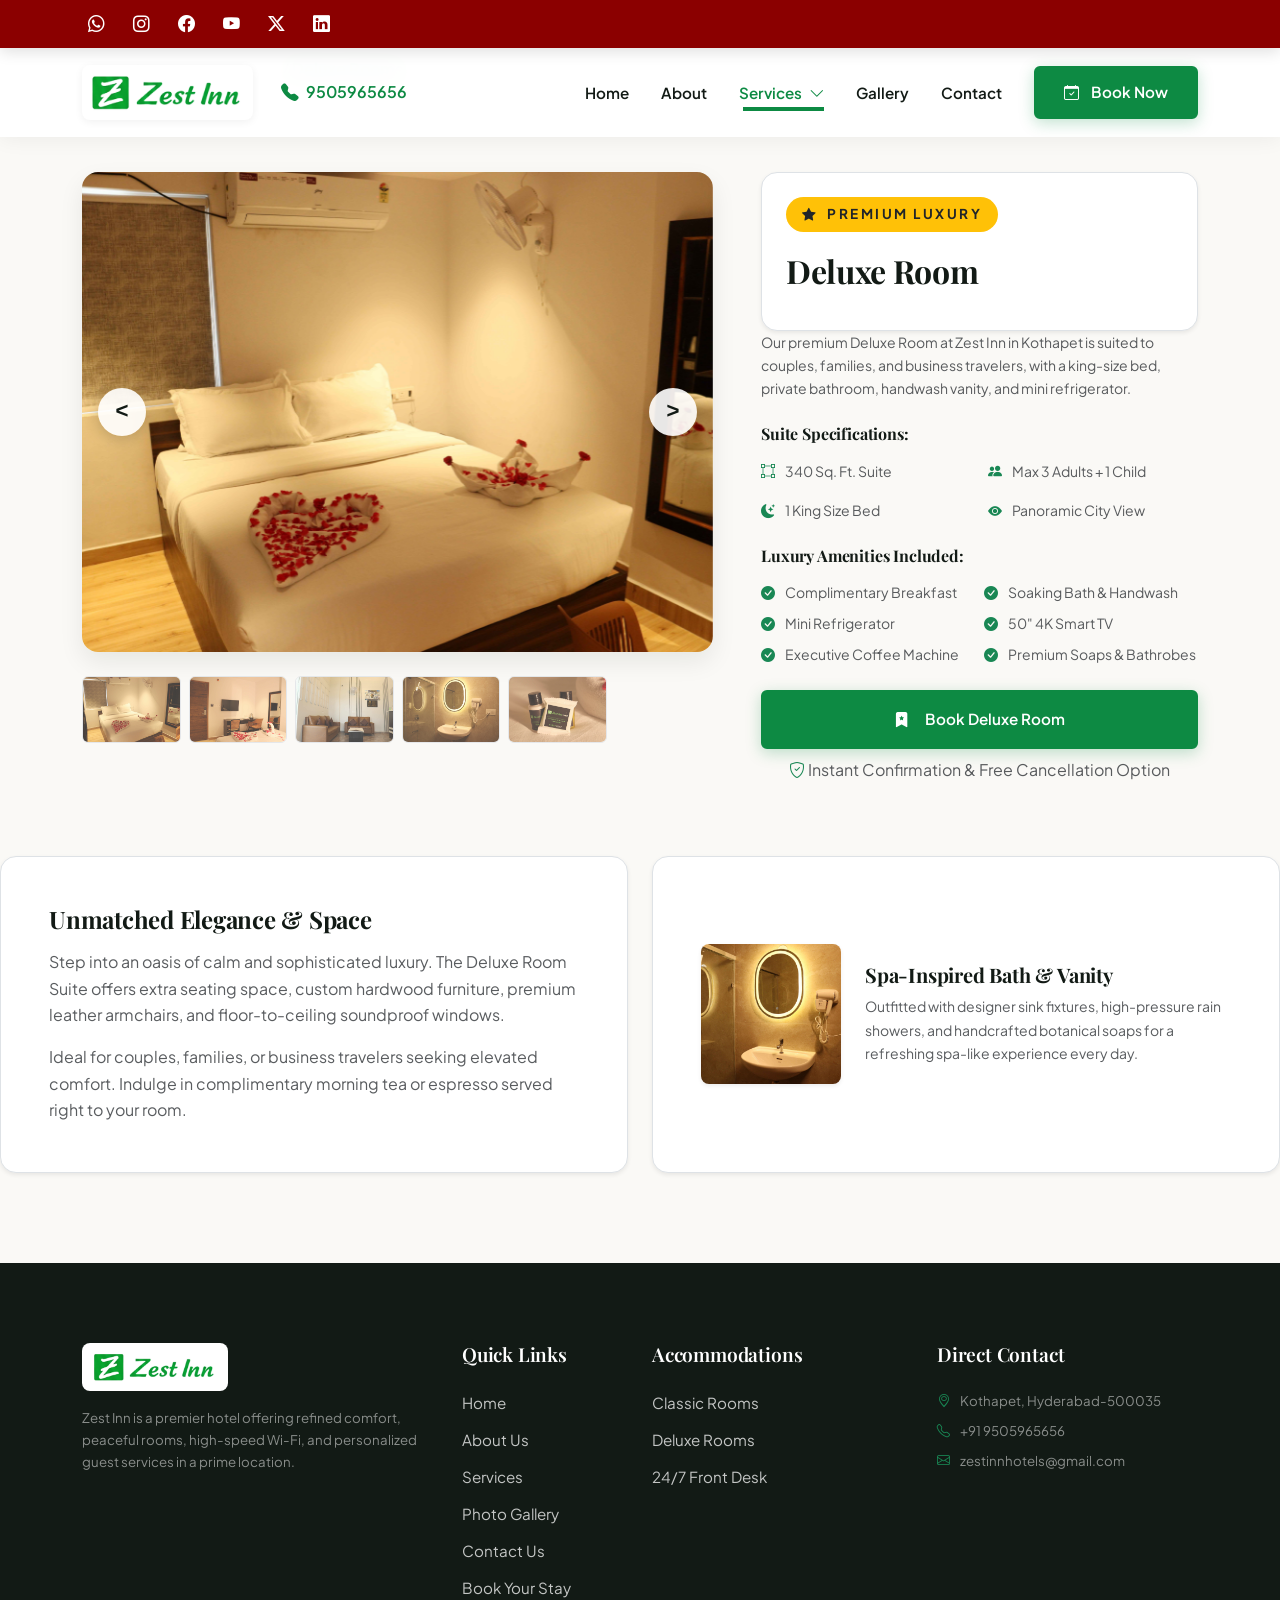
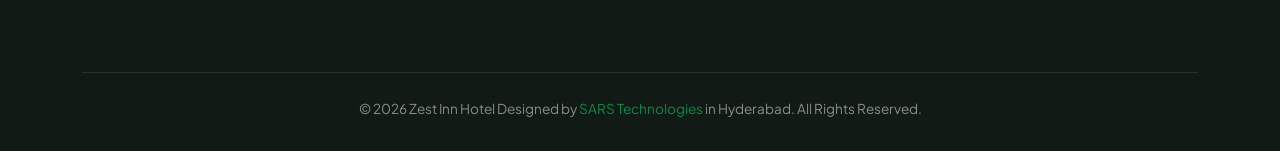
<file: deluxe-rooms.html>
<!DOCTYPE html>
<html lang="en">
<head>
  <meta charset="UTF-8">
  <meta name="viewport" content="width=device-width, initial-scale=1.0">
  <title>Premium Deluxe Rooms in Kothapet | Zest Inn Hyderabad</title>
  <meta name="description" content="Explore premium Deluxe rooms at Zest Inn in Kothapet, Hyderabad, with a king bed, AC, mini refrigerator, private bathroom, and room for families.">
  <meta property="og:title" content="Premium Deluxe Rooms in Kothapet | Zest Inn Hyderabad">
  <meta property="og:description" content="Discover Deluxe room features and amenities at Zest Inn, a premium hotel in Kothapet, Hyderabad.">
  <link rel="shortcut icon" href="/assets/favicon.png" type="image/x-icon" />
  <!-- Bootstrap 5 CSS & Icons CDN -->
  <link href="https://cdn.jsdelivr.net/npm/bootstrap@5.3.2/dist/css/bootstrap.min.css" rel="stylesheet">
  <link href="https://cdn.jsdelivr.net/npm/bootstrap-icons@1.11.1/font/bootstrap-icons.css" rel="stylesheet">
  
  <!-- Custom Styles -->
  <link rel="stylesheet" href="css/styles.css">
</head>
<body>

  <!-- Top Contact Bar -->
  <div class="top-contact-bar">
    <div class="container d-flex align-items-center justify-content-between">
      <!-- <div class="top-contact-left d-flex align-items-center gap-2">
        <i class="bi bi-envelope-fill contact-icon" aria-hidden="true"></i>
        <a class="contact-link contact-email" href="mailto:zestinnhotels@gmail.com">zestinnhotels@gmail.com</a>
      </div> -->

      <div class="top-contact-right d-flex align-items-center gap-3">
       
        <a class="contact-icon-link" href="https://wa.me/message/RFNT6PSDW6SCL1" target="_blank" rel="noopener noreferrer" aria-label="WhatsApp">
          <i class="bi bi-whatsapp"></i>
        </a>
        <a class="contact-icon-link" href="https://www.instagram.com/zestinnkothapet?utm_source=qr&igsh=MWZ1djZrdnp3dHpuYQ==" target="_blank" rel="noopener noreferrer" aria-label="Instagram">
          <i class="bi bi-instagram"></i>
        </a>
        <a class="contact-icon-link" href="https://www.facebook.com/share/1C3q5wFhou/" target="_blank" rel="noopener noreferrer" aria-label="Facebook">
          <i class="bi bi-facebook"></i>
        </a>
          <!-- YouTube -->
        <a class="contact-icon-link" href="https://www.youtube.com/channel/UCV_A8CkrcgimW685tLxfRYw" target="_blank" rel="noopener noreferrer" aria-label="YouTube">
          <i class="bi bi-youtube"></i>
        </a>

<!-- Twitter / X -->
       <a class="contact-icon-link" href="#" target="_blank" rel="noopener noreferrer" aria-label="Twitter">
        <i class="bi bi-twitter-x"></i>
       </a>

<!-- LinkedIn -->
      <a class="contact-icon-link" href="#" target="_blank" rel="noopener noreferrer" aria-label="LinkedIn">
      <i class="bi bi-linkedin"></i>
      </a>
       
        
      </div>
    </div>
  </div>

  <!-- ==================== STICKY NAVBAR ==================== -->
  <nav class="navbar navbar-expand-lg navbar-zest fixed-top">
    <div class="container">
    <div class="d-flex align-items-center">
  <a class="navbar-brand" href="index.html">
    <img src="assets/jestinn-logo.jpg.jpeg"
         alt="Zest Inn Logo"
         class="navbar-brand-logo">
  </a>

  <a href="tel:9505965656" class="navbar-phone">
    <i class="bi bi-telephone-fill"></i>
    <span>9505965656</span>
  </a>
</div>

      <button class="navbar-toggler" type="button" data-bs-toggle="collapse" data-bs-target="#zestNavbar" aria-controls="zestNavbar" aria-expanded="false" aria-label="Toggle navigation">
        <span class="navbar-toggler-icon"></span>
      </button>

      <div class="collapse navbar-collapse" id="zestNavbar">
        <ul class="navbar-nav ms-auto mb-2 mb-lg-0 align-items-lg-center">
          <li class="nav-item"><a class="nav-link" href="index.html">Home</a></li>
          <li class="nav-item"><a class="nav-link" href="about.html">About</a></li>
          <li class="nav-item dropdown">
            <a class="nav-link dropdown-toggle active" href="services.html" id="servicesDropdown" role="button" data-bs-toggle="dropdown" aria-expanded="false">
              Services <i class="bi bi-chevron-down ms-1 style-xs"></i>
            </a>
            <ul class="dropdown-menu" aria-labelledby="servicesDropdown">
              <li><a class="dropdown-item" href="services.html"><i class="bi bi-grid-fill me-2 text-success"></i> All Services</a></li>
              <li><hr class="dropdown-divider"></li>
              <li><a class="dropdown-item" href="classic-rooms.html"><i class="bi bi-door-closed me-2 text-success"></i> Classic Rooms</a></li>
              <li><a class="dropdown-item active" href="deluxe-rooms.html"><i class="bi bi-star-fill me-2 text-warning"></i> Deluxe Rooms</a></li>
            </ul>
          </li>
          <li class="nav-item"><a class="nav-link" href="gallery.html">Gallery</a></li>
          <li class="nav-item"><a class="nav-link" href="contact.html">Contact</a></li>
          <li class="nav-item ms-lg-3 mt-2 mt-lg-0">
            <a href="book-now.html" class="btn btn-zest-primary w-100 w-lg-auto">
              <i class="bi bi-calendar-check me-1"></i> Book Now
            </a>
          </li>
        </ul>
      </div>
    </div>
  </nav>

  <!-- ==================== PAGE BANNER ==================== -->
  <section class="page-banner">
    <div class="container">
      <h1 class="page-banner-title font-serif">Premium Deluxe Rooms in Kothapet, Hyderabad</h1>
      <p class="page-banner-breadcrumb mb-0">
        <a href="index.html" class="text-white-50">Home</a> / <a href="services.html" class="text-white-50">Accommodations</a> / <span class="text-success fw-bold">Deluxe Rooms</span>
      </p>
    </div>
  </section>

  <!-- ==================== MAIN ROOM DETAILS ==================== -->
  <section class="section-padding">
    <div class="container">
      <div class="row g-5">
        <!-- Room Images Slider with Custom "<" and ">" -->
        <div class="col-lg-7">
          <div id="deluxeRoomCarousel" class="carousel slide carousel-zest" data-bs-ride="carousel">
            <div class="carousel-inner">
              <div class="carousel-item active">
                <img src="assets/zestinndeluxroom.jpeg" alt="Premium Deluxe room at Zest Inn in Kothapet, Hyderabad" class="w-100" loading="lazy">
              </div>
              <div class="carousel-item">
                <img src="assets/zestinnroom1.jpeg" alt="Deluxe hotel room interior at Zest Inn, Kothapet" class="w-100" loading="lazy">
              </div>
              <div class="carousel-item">
                <img src="assets/Zestroom.jpeg" alt="Seating area in a Deluxe room at Zest Inn, Hyderabad" class="w-100" loading="lazy">
              </div>
              
              <div class="carousel-item">
                <img src="assets/zestinnhandwash.jpeg" alt="Handwash vanity in a Deluxe room at Zest Inn, Kothapet" class="w-100" loading="lazy">
              </div>
            </div>
            <!-- Simple "<" and ">" Arrows -->
            <button class="carousel-control-prev-custom" type="button" data-bs-target="#deluxeRoomCarousel" data-bs-slide="prev" aria-label="Previous">
              &lt;
            </button>
            <button class="carousel-control-next-custom" type="button" data-bs-target="#deluxeRoomCarousel" data-bs-slide="next" aria-label="Next">
              &gt;
            </button>
          </div>

          <!-- Thumbnail Strip -->
          <div class="row g-2 mt-3">
            <div class="col-2">
              <img src="assets/zestinndeluxroom.jpeg" alt="Premium Deluxe room at Zest Inn in Kothapet, Hyderabad" class="img-fluid rounded border cursor-pointer opacity-75 hover-opacity-100" onclick="bootstrap.Carousel.getOrCreateInstance(document.getElementById('deluxeRoomCarousel')).to(0)">
            </div>
            <div class="col-2">
              <img src="assets/zestinnroom1.jpeg" alt="Deluxe hotel room interior at Zest Inn, Kothapet" class="img-fluid rounded border cursor-pointer opacity-75 hover-opacity-100" onclick="bootstrap.Carousel.getOrCreateInstance(document.getElementById('deluxeRoomCarousel')).to(1)">
            </div>
            <div class="col-2">
              <img src="assets/Zestroom.jpeg" alt="Seating area in a Deluxe room at Zest Inn, Hyderabad" class="img-fluid rounded border cursor-pointer opacity-75 hover-opacity-100" onclick="bootstrap.Carousel.getOrCreateInstance(document.getElementById('deluxeRoomCarousel')).to(2)">
            </div>
          
            <div class="col-2">
              <img src="assets/zestinnhandwash.jpeg" alt="Handwash vanity in a Deluxe room at Zest Inn, Kothapet" class="img-fluid rounded border cursor-pointer opacity-75 hover-opacity-100" onclick="bootstrap.Carousel.getOrCreateInstance(document.getElementById('deluxeRoomCarousel')).to(4)">
            </div>
            <div class="col-2">
              <img src="assets/zestinnsomp.jpeg" alt="Guest toiletries in a Deluxe room at Zest Inn, Hyderabad" class="img-fluid rounded border cursor-pointer opacity-75 hover-opacity-100" onclick="bootstrap.Carousel.getOrCreateInstance(document.getElementById('deluxeRoomCarousel')).to(0)">
            </div>
          </div>
        </div>

        <!-- Room Specs & Booking Sidebar -->
        <div class="col-lg-5">
          <div class="p-4 bg-white rounded-4 shadow-sm border">
            <span class="sub-heading bg-warning text-dark"><i class="bi bi-star-fill me-1"></i> PREMIUM LUXURY</span>
            <h2 class="font-serif fw-bold mb-3 mt-2">Deluxe Room</h2>
           
            </div>
            
            <p class="text-muted small mb-4">
              Our premium Deluxe Room at Zest Inn in Kothapet is suited to couples, families, and business travelers, with a king-size bed, private bathroom, handwash vanity, and mini refrigerator.
            </p>

            <h6 class="fw-bold mb-3">Suite Specifications:</h6>
            <div class="row g-3 mb-4 text-muted small">
              <div class="col-6"><i class="bi bi-bounding-box text-success me-2"></i> 340 Sq. Ft. Suite</div>
              <div class="col-6"><i class="bi bi-people-fill text-success me-2"></i> Max 3 Adults + 1 Child</div>
              <div class="col-6"><i class="bi bi-moon-stars-fill text-success me-2"></i> 1 King Size Bed</div>
              <div class="col-6"><i class="bi bi-eye-fill text-success me-2"></i> Panoramic City View</div>
            </div>

            <h6 class="fw-bold mb-3">Luxury Amenities Included:</h6>
            <div class="row g-2 mb-4 text-muted small">
              <div class="col-6"><i class="bi bi-check-circle-fill text-success me-2"></i> Complimentary Breakfast</div>
              <div class="col-6"><i class="bi bi-check-circle-fill text-success me-2"></i> Soaking Bath &amp; Handwash</div>
              <div class="col-6"><i class="bi bi-check-circle-fill text-success me-2"></i> Mini Refrigerator</div>
              <div class="col-6"><i class="bi bi-check-circle-fill text-success me-2"></i> 50" 4K Smart TV</div>
              <div class="col-6"><i class="bi bi-check-circle-fill text-success me-2"></i> Executive Coffee Machine</div>
              <div class="col-6"><i class="bi bi-check-circle-fill text-success me-2"></i> Premium Soaps &amp; Bathrobes</div>
            </div>

            <a href="book-now.html?room=deluxe" class="btn btn-zest-primary w-100 py-3 mb-2">
              <i class="bi bi-bookmark-star-fill me-2"></i> Book Deluxe Room
            </a>
            <p class="text-center text-muted style-xs mb-0"><i class="bi bi-shield-check text-success"></i> Instant Confirmation &amp; Free Cancellation Option</p>
          </div>
        </div>
      </div>

      <!-- Extended Room Details & Bath Amenities Feature -->
      <div class="row mt-5 g-4">
        <div class="col-lg-6">
          <div class="p-4 p-md-5 bg-white rounded-4 shadow-sm border h-100">
            <h4 class="font-serif fw-bold mb-3">Unmatched Elegance &amp; Space</h4>
            <p class="text-muted">
              Step into an oasis of calm and sophisticated luxury. The Deluxe Room Suite offers extra seating space, custom hardwood furniture, premium leather armchairs, and floor-to-ceiling soundproof windows.
            </p>
            <p class="text-muted mb-0">
              Ideal for couples, families, or business travelers seeking elevated comfort. Indulge in complimentary morning tea or espresso served right to your room.
            </p>
          </div>
        </div>

        <div class="col-lg-6">
          <div class="p-4 p-md-5 bg-white rounded-4 shadow-sm border h-100 d-flex align-items-center gap-4">
            <img src="assets/zestinnhandwash.jpeg" alt="Handwash vanity in a Deluxe room at Zest Inn, Kothapet" class="rounded-3 shadow-sm" style="width: 140px; height: 140px; object-fit: cover;">
            <div>
              <h5 class="font-serif fw-bold mb-2">Spa-Inspired Bath &amp; Vanity</h5>
              <p class="text-muted small mb-0">
                Outfitted with designer sink fixtures, high-pressure rain showers, and handcrafted botanical soaps for a refreshing spa-like experience every day.
              </p>
            </div>
          </div>
        </div>
      </div>
    </div>
  </section>

  <!-- ==================== FOOTER ==================== -->
  <footer class="footer-zest">
    <div class="container">
      <div class="row g-4">
        <div class="col-lg-4 col-md-6">
          <img src="assets/jestinn-logo.jpg.jpeg" alt="Zest Inn Logo" style="height: 48px; background: white; padding: 4px 10px; border-radius: 8px;" class="mb-3">
          <p class="text-white-50 small mb-3">
            Zest Inn is a premier hotel offering refined comfort, peaceful rooms, high-speed Wi-Fi, and personalized guest services in a prime location.
          </p>
        </div>

        <div class="col-lg-2 col-md-6">
          <h5>Quick Links</h5>
          <ul class="footer-links">
            <li><a href="index.html">Home</a></li>
            <li><a href="about.html">About Us</a></li>
            <li><a href="services.html">Services</a></li>
            <li><a href="gallery.html">Photo Gallery</a></li>
            <li><a href="contact.html">Contact Us</a></li>
            <li><a href="book-now.html">Book Your Stay</a></li>
          </ul>
        </div>

        <div class="col-lg-3 col-md-6">
          <h5>Accommodations</h5>
          <ul class="footer-links">
            <li><a href="classic-rooms.html">Classic Rooms</a></li>
            <li><a href="deluxe-rooms.html">Deluxe Rooms</a></li>
            <li><a href="services.html">24/7 Front Desk</a></li>
            
          </ul>
        </div>

        <div class="col-lg-3 col-md-6">
          <h5>Direct Contact</h5>
          <p class="small text-white-50 mb-2"><i class="bi bi-geo-alt text-success me-2"></i> Kothapet, Hyderabad-500035</p>
          <p class="small text-white-50 mb-2"><i class="bi bi-telephone text-success me-2"></i> +91 9505965656</p>
          <p class="small text-white-50 mb-0"><i class="bi bi-envelope text-success me-2"></i> zestinnhotels@gmail.com</p>
        </div>
      </div>

      <div class="footer-bottom">
        <p class="mb-0 text-white-50">&copy; 2026 Zest Inn Hotel Designed by <a href="https://sarstechno.com" target="_blank" rel="noopener noreferrer">SARS Technologies</a> in Hyderabad. All Rights Reserved.</p>
      </div>
    </div>
  </footer>

  <!-- Bootstrap 5 JS Bundle -->
  <script src="https://cdn.jsdelivr.net/npm/bootstrap@5.3.2/dist/js/bootstrap.bundle.min.js"></script>
  <!-- Custom JS -->
  <script src="js/main.js"></script>
</body>
</html>
</file>
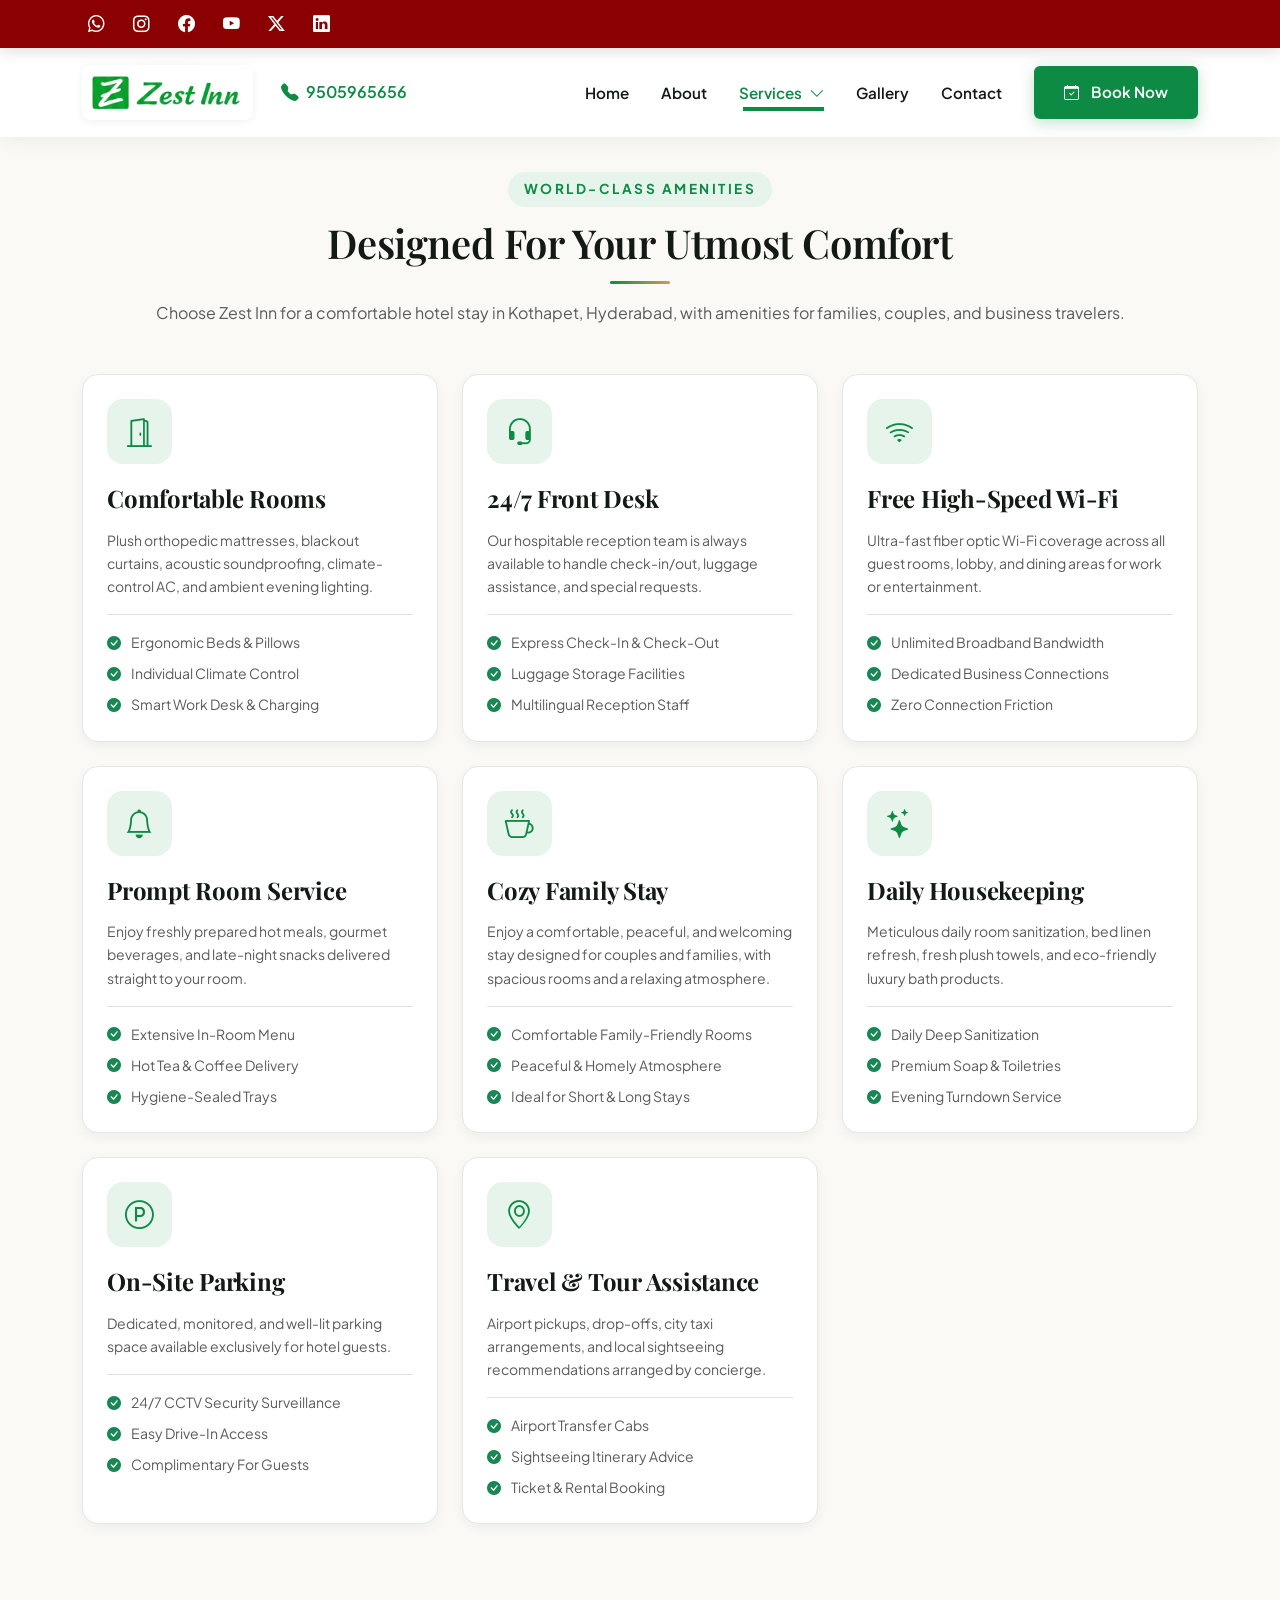
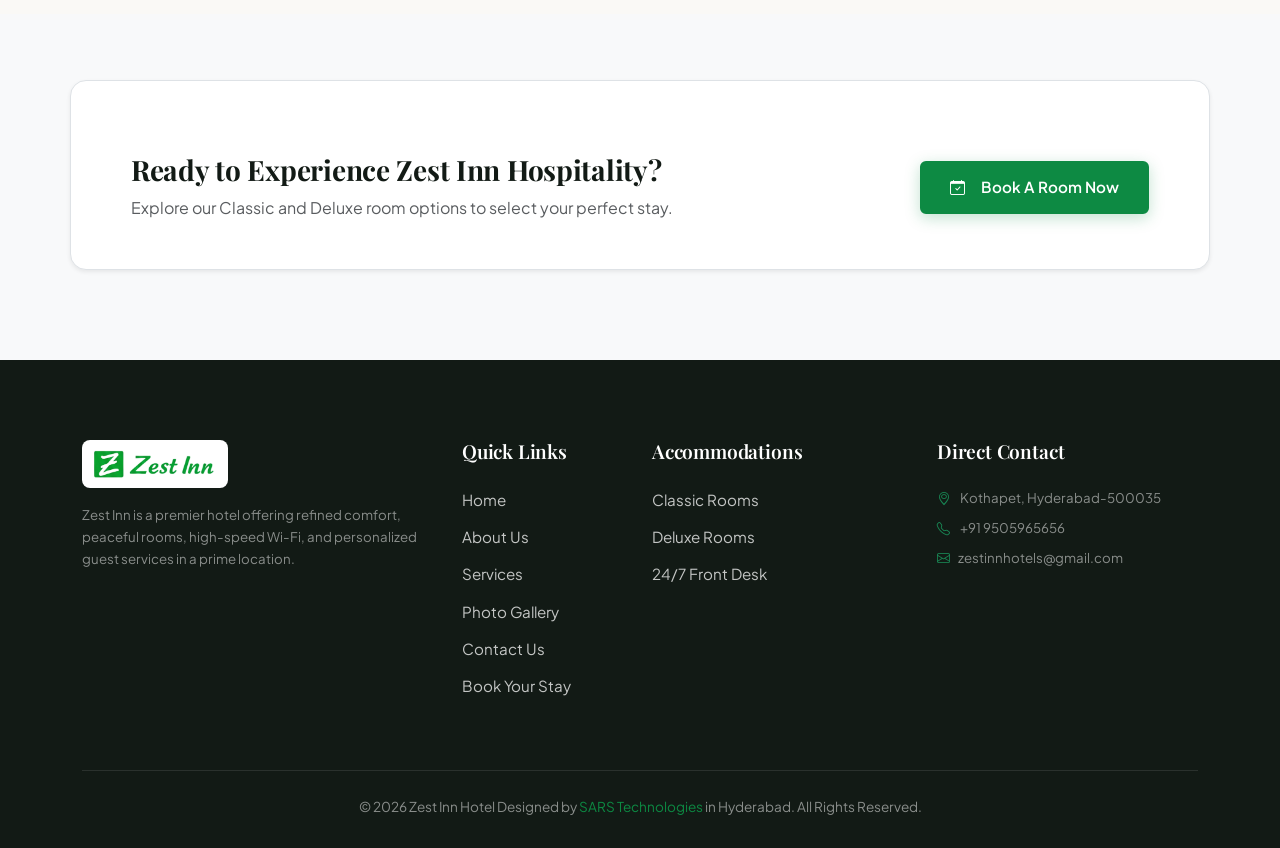
<file: services.html>
<!doctype html>
<html lang="en">
  <head>
    <meta charset="UTF-8" />
    <meta name="viewport" content="width=device-width, initial-scale=1.0" />
    <title>Hotel Services &amp; Amenities in Kothapet | Zest Inn</title>
    <meta
      name="description"
      content="Explore Zest Inn hotel amenities in Kothapet, Hyderabad, including Classic and Deluxe AC rooms, a 24-hour front desk, on-site parking, and Wi-Fi."
    />
    <meta
      property="og:title"
      content="Hotel Services &amp; Amenities in Kothapet | Zest Inn"
    />
    <meta
      property="og:description"
      content="Find comfortable hotel rooms, on-site parking, Wi-Fi, and 24-hour front desk support at Zest Inn in Kothapet, Hyderabad."
    />
    <link rel="shortcut icon" href="/assets/favicon.png" type="image/x-icon" />
    <!-- Bootstrap 5 CSS & Icons CDN -->
    <link
      href="https://cdn.jsdelivr.net/npm/bootstrap@5.3.2/dist/css/bootstrap.min.css"
      rel="stylesheet"
    />
    <link
      href="https://cdn.jsdelivr.net/npm/bootstrap-icons@1.11.1/font/bootstrap-icons.css"
      rel="stylesheet"
    />

    <!-- Custom Styles -->
    <link rel="stylesheet" href="css/styles.css" />
  </head>
  <body>
    <!-- Top Contact Bar -->
    <div class="top-contact-bar">
      <div class="container d-flex align-items-center justify-content-between">
        <!-- <div class="top-contact-left d-flex align-items-center gap-2">
        <i class="bi bi-envelope-fill contact-icon" aria-hidden="true"></i>
        <a class="contact-link contact-email" href="mailto:zestinnhotels@gmail.com">zestinnhotels@gmail.com</a>
      </div> -->

        <div class="top-contact-right d-flex align-items-center gap-3">
          <a
            class="contact-icon-link"
            href="https://wa.me/message/RFNT6PSDW6SCL1"
            target="_blank"
            rel="noopener noreferrer"
            aria-label="WhatsApp"
          >
            <i class="bi bi-whatsapp"></i>
          </a>
          <a
            class="contact-icon-link"
            href="https://www.instagram.com/zestinnkothapet?utm_source=qr&igsh=MWZ1djZrdnp3dHpuYQ=="
            target="_blank"
            rel="noopener noreferrer"
            aria-label="Instagram"
          >
            <i class="bi bi-instagram"></i>
          </a>
          <a
            class="contact-icon-link"
            href="https://www.facebook.com/share/1C3q5wFhou/"
            target="_blank"
            rel="noopener noreferrer"
            aria-label="Facebook"
          >
            <i class="bi bi-facebook"></i>
          </a>
          <!-- YouTube -->
          <a
            class="contact-icon-link"
            href="https://www.youtube.com/channel/UCV_A8CkrcgimW685tLxfRYw"
            target="_blank"
            rel="noopener noreferrer"
            aria-label="YouTube"
          >
            <i class="bi bi-youtube"></i>
          </a>

          <!-- Twitter / X -->
          <a
            class="contact-icon-link"
            href="#"
            target="_blank"
            rel="noopener noreferrer"
            aria-label="Twitter"
          >
            <i class="bi bi-twitter-x"></i>
          </a>

          <!-- LinkedIn -->
          <a
            class="contact-icon-link"
            href="#"
            target="_blank"
            rel="noopener noreferrer"
            aria-label="LinkedIn"
          >
            <i class="bi bi-linkedin"></i>
          </a>
        </div>
      </div>
    </div>

    <!-- ==================== STICKY NAVBAR ==================== -->
    <nav class="navbar navbar-expand-lg navbar-zest fixed-top">
      <div class="container">
        <div class="d-flex align-items-center">
          <a class="navbar-brand" href="index.html">
            <img
              src="assets/jestinn-logo.jpg.jpeg"
              alt="Zest Inn Logo"
              class="navbar-brand-logo"
            />
          </a>

          <a href="tel:9505965656" class="navbar-phone">
            <i class="bi bi-telephone-fill"></i>
            <span>9505965656</span>
          </a>
        </div>

        <button
          class="navbar-toggler"
          type="button"
          data-bs-toggle="collapse"
          data-bs-target="#zestNavbar"
          aria-controls="zestNavbar"
          aria-expanded="false"
          aria-label="Toggle navigation"
        >
          <span class="navbar-toggler-icon"></span>
        </button>

        <div class="collapse navbar-collapse" id="zestNavbar">
          <ul class="navbar-nav ms-auto mb-2 mb-lg-0 align-items-lg-center">
            <li class="nav-item">
              <a class="nav-link" href="index.html">Home</a>
            </li>
            <li class="nav-item">
              <a class="nav-link" href="about.html">About</a>
            </li>
            <li class="nav-item dropdown">
              <a
                class="nav-link dropdown-toggle active"
                href="services.html"
                id="servicesDropdown"
                role="button"
                data-bs-toggle="dropdown"
                aria-expanded="false"
              >
                Services <i class="bi bi-chevron-down ms-1 style-xs"></i>
              </a>
              <ul class="dropdown-menu" aria-labelledby="servicesDropdown">
                <li>
                  <a class="dropdown-item active" href="services.html"
                    ><i class="bi bi-grid-fill me-2 text-success"></i> All
                    Services</a
                  >
                </li>
                <li><hr class="dropdown-divider" /></li>
                <li>
                  <a class="dropdown-item" href="classic-rooms.html"
                    ><i class="bi bi-door-closed me-2 text-success"></i> Classic
                    Rooms</a
                  >
                </li>
                <li>
                  <a class="dropdown-item" href="deluxe-rooms.html"
                    ><i class="bi bi-star-fill me-2 text-warning"></i> Deluxe
                    Rooms</a
                  >
                </li>
              </ul>
            </li>
            <li class="nav-item">
              <a class="nav-link" href="gallery.html">Gallery</a>
            </li>
            <li class="nav-item">
              <a class="nav-link" href="contact.html">Contact</a>
            </li>
            <li class="nav-item ms-lg-3 mt-2 mt-lg-0">
              <a
                href="book-now.html"
                class="btn btn-zest-primary w-100 w-lg-auto"
              >
                <i class="bi bi-calendar-check me-1"></i> Book Now
              </a>
            </li>
          </ul>
        </div>
      </div>
    </nav>

    <!-- ==================== PAGE BANNER ==================== -->
    <section class="page-banner">
      <div class="container">
        <h1 class="page-banner-title font-serif">
          Hotel Services &amp; Amenities in Kothapet
        </h1>
        <p class="page-banner-breadcrumb mb-0">
          <a href="index.html" class="text-white-50">Home</a> /
          <span class="text-success fw-bold">Services</span>
        </p>
      </div>
    </section>

    <!-- ==================== DETAILED SERVICES GRID ==================== -->
    <section class="section-padding">
      <div class="container">
        <div class="text-center max-w-700 mx-auto mb-5">
          <span class="sub-heading">WORLD-CLASS AMENITIES</span>
          <h2 class="section-title">Designed For Your Utmost Comfort</h2>
          <p class="text-muted">
            Choose Zest Inn for a comfortable hotel stay in Kothapet, Hyderabad,
            with amenities for families, couples, and business travelers.
          </p>
        </div>

        <div class="row g-4">
          <!-- 1. Comfortable Rooms -->
          <div class="col-lg-4 col-md-6">
            <div class="zest-card p-4">
              <div class="service-icon-box">
                <i class="bi bi-door-open"></i>
              </div>
              <h4 class="fw-bold mb-3">Comfortable Rooms</h4>
              <p class="text-muted small">
                Plush orthopedic mattresses, blackout curtains, acoustic
                soundproofing, climate-control AC, and ambient evening lighting.
              </p>
              <ul
                class="list-unstyled small text-muted vstack gap-2 border-top pt-3 mb-0"
              >
                <li>
                  <i class="bi bi-check-circle-fill text-success me-2"></i>
                  Ergonomic Beds &amp; Pillows
                </li>
                <li>
                  <i class="bi bi-check-circle-fill text-success me-2"></i>
                  Individual Climate Control
                </li>
                <li>
                  <i class="bi bi-check-circle-fill text-success me-2"></i>
                  Smart Work Desk &amp; Charging
                </li>
              </ul>
            </div>
          </div>

          <!-- 2. 24/7 Front Desk -->
          <div class="col-lg-4 col-md-6">
            <div class="zest-card p-4">
              <div class="service-icon-box"><i class="bi bi-headset"></i></div>
              <h4 class="fw-bold mb-3">24/7 Front Desk</h4>
              <p class="text-muted small">
                Our hospitable reception team is always available to handle
                check-in/out, luggage assistance, and special requests.
              </p>
              <ul
                class="list-unstyled small text-muted vstack gap-2 border-top pt-3 mb-0"
              >
                <li>
                  <i class="bi bi-check-circle-fill text-success me-2"></i>
                  Express Check-In &amp; Check-Out
                </li>
                <li>
                  <i class="bi bi-check-circle-fill text-success me-2"></i>
                  Luggage Storage Facilities
                </li>
                <li>
                  <i class="bi bi-check-circle-fill text-success me-2"></i>
                  Multilingual Reception Staff
                </li>
              </ul>
            </div>
          </div>

          <!-- 3. Free Wi-Fi -->
          <div class="col-lg-4 col-md-6">
            <div class="zest-card p-4">
              <div class="service-icon-box"><i class="bi bi-wifi"></i></div>
              <h4 class="fw-bold mb-3">Free High-Speed Wi-Fi</h4>
              <p class="text-muted small">
                Ultra-fast fiber optic Wi-Fi coverage across all guest rooms,
                lobby, and dining areas for work or entertainment.
              </p>
              <ul
                class="list-unstyled small text-muted vstack gap-2 border-top pt-3 mb-0"
              >
                <li>
                  <i class="bi bi-check-circle-fill text-success me-2"></i>
                  Unlimited Broadband Bandwidth
                </li>
                <li>
                  <i class="bi bi-check-circle-fill text-success me-2"></i>
                  Dedicated Business Connections
                </li>
                <li>
                  <i class="bi bi-check-circle-fill text-success me-2"></i> Zero
                  Connection Friction
                </li>
              </ul>
            </div>
          </div>

          <!-- 4. Room Service -->
          <div class="col-lg-4 col-md-6">
            <div class="zest-card p-4">
              <div class="service-icon-box"><i class="bi bi-bell"></i></div>
              <h4 class="fw-bold mb-3">Prompt Room Service</h4>
              <p class="text-muted small">
                Enjoy freshly prepared hot meals, gourmet beverages, and
                late-night snacks delivered straight to your room.
              </p>
              <ul
                class="list-unstyled small text-muted vstack gap-2 border-top pt-3 mb-0"
              >
                <li>
                  <i class="bi bi-check-circle-fill text-success me-2"></i>
                  Extensive In-Room Menu
                </li>
                <li>
                  <i class="bi bi-check-circle-fill text-success me-2"></i> Hot
                  Tea &amp; Coffee Delivery
                </li>
                <li>
                  <i class="bi bi-check-circle-fill text-success me-2"></i>
                  Hygiene-Sealed Trays
                </li>
              </ul>
            </div>
          </div>

          <!-- 5. Restaurant -->
          <div class="col-lg-4 col-md-6">
            <div class="zest-card p-4">
              <div class="service-icon-box"><i class="bi bi-cup-hot"></i></div>
              <h4 class="fw-bold mb-3">Cozy Family Stay</h4>
              <p class="text-muted small">
                Enjoy a comfortable, peaceful, and welcoming stay designed for
                couples and families, with spacious rooms and a relaxing
                atmosphere.
              </p>
              <ul
                class="list-unstyled small text-muted vstack gap-2 border-top pt-3 mb-0"
              >
                <li>
                  <i class="bi bi-check-circle-fill text-success me-2"></i>
                  Comfortable Family-Friendly Rooms
                </li>
                <li>
                  <i class="bi bi-check-circle-fill text-success me-2"></i>
                  Peaceful &amp; Homely Atmosphere
                </li>
                <li>
                  <i class="bi bi-check-circle-fill text-success me-2"></i>
                  Ideal for Short &amp; Long Stays
                </li>
              </ul>
            </div>
          </div>

          <!-- 6. Housekeeping -->
          <div class="col-lg-4 col-md-6">
            <div class="zest-card p-4">
              <div class="service-icon-box"><i class="bi bi-stars"></i></div>
              <h4 class="fw-bold mb-3">Daily Housekeeping</h4>
              <p class="text-muted small">
                Meticulous daily room sanitization, bed linen refresh, fresh
                plush towels, and eco-friendly luxury bath products.
              </p>
              <ul
                class="list-unstyled small text-muted vstack gap-2 border-top pt-3 mb-0"
              >
                <li>
                  <i class="bi bi-check-circle-fill text-success me-2"></i>
                  Daily Deep Sanitization
                </li>
                <li>
                  <i class="bi bi-check-circle-fill text-success me-2"></i>
                  Premium Soap &amp; Toiletries
                </li>
                <li>
                  <i class="bi bi-check-circle-fill text-success me-2"></i>
                  Evening Turndown Service
                </li>
              </ul>
            </div>
          </div>

          <!-- 7. Parking -->
          <div class="col-lg-4 col-md-6">
            <div class="zest-card p-4">
              <div class="service-icon-box"><i class="bi bi-p-circle"></i></div>
              <h4 class="fw-bold mb-3">On-Site Parking</h4>
              <p class="text-muted small">
                Dedicated, monitored, and well-lit parking space available
                exclusively for hotel guests.
              </p>
              <ul
                class="list-unstyled small text-muted vstack gap-2 border-top pt-3 mb-0"
              >
                <li>
                  <i class="bi bi-check-circle-fill text-success me-2"></i> 24/7
                  CCTV Security Surveillance
                </li>
                <li>
                  <i class="bi bi-check-circle-fill text-success me-2"></i> Easy
                  Drive-In Access
                </li>
                <li>
                  <i class="bi bi-check-circle-fill text-success me-2"></i>
                  Complimentary For Guests
                </li>
              </ul>
            </div>
          </div>

          <!-- 8. Travel Assistance -->
          <div class="col-lg-4 col-md-6">
            <div class="zest-card p-4">
              <div class="service-icon-box"><i class="bi bi-geo-alt"></i></div>
              <h4 class="fw-bold mb-3">Travel &amp; Tour Assistance</h4>
              <p class="text-muted small">
                Airport pickups, drop-offs, city taxi arrangements, and local
                sightseeing recommendations arranged by concierge.
              </p>
              <ul
                class="list-unstyled small text-muted vstack gap-2 border-top pt-3 mb-0"
              >
                <li>
                  <i class="bi bi-check-circle-fill text-success me-2"></i>
                  Airport Transfer Cabs
                </li>
                <li>
                  <i class="bi bi-check-circle-fill text-success me-2"></i>
                  Sightseeing Itinerary Advice
                </li>
                <li>
                  <i class="bi bi-check-circle-fill text-success me-2"></i>
                  Ticket &amp; Rental Booking
                </li>
              </ul>
            </div>
          </div>
        </div>
      </div>
    </section>

    <!-- ==================== ROOM CATEGORY CALL TO ACTION ==================== -->
    <section class="section-padding bg-light">
      <div class="container">
        <div
          class="row align-items-center g-4 bg-white p-5 rounded-4 shadow-sm border"
        >
          <div class="col-lg-8">
            <h3 class="font-serif fw-bold mb-2">
              Ready to Experience Zest Inn Hospitality?
            </h3>
            <p class="text-muted mb-0">
              Explore our Classic and Deluxe room options to select your perfect
              stay.
            </p>
          </div>
          <div class="col-lg-4 text-lg-end">
            <a href="book-now.html" class="btn btn-zest-primary btn-lg">
              <i class="bi bi-calendar-check me-2"></i> Book A Room Now
            </a>
          </div>
        </div>
      </div>
    </section>

    <!-- ==================== FOOTER ==================== -->
    <footer class="footer-zest">
      <div class="container">
        <div class="row g-4">
          <div class="col-lg-4 col-md-6">
            <img
              src="assets/jestinn-logo.jpg.jpeg"
              alt="Zest Inn Logo"
              style="
                height: 48px;
                background: white;
                padding: 4px 10px;
                border-radius: 8px;
              "
              class="mb-3"
            />
            <p class="text-white-50 small mb-3">
              Zest Inn is a premier hotel offering refined comfort, peaceful
              rooms, high-speed Wi-Fi, and personalized guest services in a
              prime location.
            </p>
          </div>

          <div class="col-lg-2 col-md-6">
            <h5>Quick Links</h5>
            <ul class="footer-links">
              <li><a href="index.html">Home</a></li>
              <li><a href="about.html">About Us</a></li>
              <li><a href="services.html">Services</a></li>
              <li><a href="gallery.html">Photo Gallery</a></li>
              <li><a href="contact.html">Contact Us</a></li>
              <li><a href="book-now.html">Book Your Stay</a></li>
            </ul>
          </div>

          <div class="col-lg-3 col-md-6">
            <h5>Accommodations</h5>
            <ul class="footer-links">
              <li><a href="classic-rooms.html">Classic Rooms</a></li>
              <li><a href="deluxe-rooms.html">Deluxe Rooms</a></li>
              <li><a href="services.html">24/7 Front Desk</a></li>
            </ul>
          </div>

          <div class="col-lg-3 col-md-6">
            <h5>Direct Contact</h5>
            <p class="small text-white-50 mb-2">
              <i class="bi bi-geo-alt text-success me-2"></i> Kothapet,
              Hyderabad-500035
            </p>
            <p class="small text-white-50 mb-2">
              <i class="bi bi-telephone text-success me-2"></i> +91 9505965656
            </p>
            <p class="small text-white-50 mb-0">
              <i class="bi bi-envelope text-success me-2"></i
              >zestinnhotels@gmail.com
            </p>
          </div>
        </div>

        <div class="footer-bottom">
          <p class="mb-0 text-white-50">
            &copy; 2026 Zest Inn Hotel Designed by
            <a
              href="https://sarstechno.com"
              target="_blank"
              rel="noopener noreferrer"
              >SARS Technologies</a
            >
            in Hyderabad. All Rights Reserved.
          </p>
        </div>
      </div>
    </footer>

    <!-- Bootstrap 5 JS Bundle -->
    <script src="https://cdn.jsdelivr.net/npm/bootstrap@5.3.2/dist/js/bootstrap.bundle.min.js"></script>
    <!-- Custom JS -->
    <script src="js/main.js"></script>
  </body>
</html>
</file>
<file: css/styles.css>
/* --- Google Fonts Import --- */
@import url('https://fonts.googleapis.com/css2?family=Playfair+Display:ital,wght@0,400;0,600;0,700;1,400&family=Plus+Jakarta+Sans:wght@300;400;500;600;700&display=swap');

:root {
  /* Brand Palette */
  --zest-green: #0d8a43;
  --zest-green-dark: #095c2c;
  --zest-green-light: #e6f4ec;
  --zest-green-glow: rgba(13, 138, 67, 0.25);
  
  /* Gold & Warm Accents */
  --zest-gold: #c5a059;
  --zest-gold-light: #e6d7b8;
  --zest-gold-dark: #a37f39;

  /* Neutrals */
  --zest-dark: #121a15;
  --zest-dark-surface: #1a251e;
  --zest-body-bg: #faf9f6;
  --zest-card-bg: #ffffff;
  --zest-muted: #627267;
  --zest-border: #e2e8e4;
  --zest-ivory: #f7f4ee;

  /* Fonts */
  --font-serif: 'Playfair Display', Georgia, serif;
  --font-sans: 'Plus Jakarta Sans', -apple-system, BlinkMacSystemFont, sans-serif;

  /* Effects */
  --zest-shadow-sm: 0 4px 12px rgba(13, 26, 18, 0.05);
  --zest-shadow-md: 0 10px 25px rgba(13, 26, 18, 0.08);
  --zest-shadow-lg: 0 20px 40px rgba(13, 26, 18, 0.12);
  --zest-transition: all 0.3s cubic-bezier(0.25, 0.8, 0.25, 1);
}

/* --- Base Reset & Typography --- */
*, *::before, *::after {
  box-sizing: border-box;
}

html {
  scroll-behavior: smooth;
  font-size: 16px;
}

body {
  font-family: var(--font-sans);
  color: var(--zest-dark);
  background-color: var(--zest-body-bg);
  line-height: 1.65;
  overflow-x: hidden;
  width: 100%;
  margin: 0;
  padding: 0;
}

h1, h2, h3, h4, h5, h6, .font-serif {
  font-family: var(--font-serif);
  font-weight: 600;
  color: var(--zest-dark);
  letter-spacing: -0.01em;
}

a {
  color: var(--zest-green);
  text-decoration: none;
  transition: var(--zest-transition);
}

a:hover {
  color: var(--zest-green-dark);
}

/* --- Section Spacing & Headers --- */
.section-padding {
  padding: 90px 0;
}

@media (max-width: 768px) {
  .section-padding {
    padding: 60px 0;
  }
}

.sub-heading {
  display: inline-block;
  font-size: 0.85rem;
  font-weight: 700;
  text-transform: uppercase;
  letter-spacing: 2.5px;
  color: var(--zest-green);
  background-color: var(--zest-green-light);
  padding: 6px 16px;
  border-radius: 50px;
  margin-bottom: 12px;
}

.section-title {
  font-size: 2.5rem;
  margin-bottom: 16px;
  position: relative;
}

@media (max-width: 768px) {
  .section-title {
    font-size: 1.9rem;
  }
}

.section-title::after {
  content: '';
  display: block;
  width: 60px;
  height: 3px;
  background: linear-gradient(90deg, var(--zest-green), var(--zest-gold));
  margin: 14px auto 0;
  border-radius: 2px;
}

.section-title.text-start::after {
  margin-left: 0;
}

/* --- Premium Buttons --- */
.btn-zest-primary {
  background-color: var(--zest-green);
  color: #ffffff;
  font-weight: 600;
  font-size: 0.95rem;
  padding: 13px 28px;
  border-radius: 6px;
  border: 2px solid var(--zest-green);
  transition: var(--zest-transition);
  box-shadow: 0 4px 15px rgba(13, 138, 67, 0.25);
  display: inline-flex;
  align-items: center;
  gap: 8px;
  justify-content: center;
}

.btn-zest-primary:hover, .btn-zest-primary:focus {
  background-color: var(--zest-green-dark);
  border-color: var(--zest-green-dark);
  color: #ffffff;
  transform: translateY(-2px);
  box-shadow: 0 8px 22px rgba(13, 138, 67, 0.35);
}

.btn-zest-outline {
  background-color: transparent;
  color: var(--zest-green);
  font-weight: 600;
  font-size: 0.95rem;
  padding: 13px 28px;
  border-radius: 6px;
  border: 2px solid var(--zest-green);
  transition: var(--zest-transition);
  display: inline-flex;
  align-items: center;
  gap: 8px;
  justify-content: center;
}

.btn-zest-outline:hover {
  background-color: var(--zest-green);
  color: #ffffff;
  transform: translateY(-2px);
}

.btn-zest-light {
  background-color: #ffffff;
  color: var(--zest-dark);
  font-weight: 600;
  font-size: 0.95rem;
  padding: 13px 28px;
  border-radius: 6px;
  border: 2px solid #ffffff;
  transition: var(--zest-transition);
  box-shadow: 0 4px 15px rgba(0,0,0,0.15);
}

.btn-zest-light:hover {
  background-color: var(--zest-ivory);
  color: var(--zest-green);
  transform: translateY(-2px);
}

.btn-zest-gold {
  background-color: var(--zest-gold);
  color: #ffffff;
  font-weight: 600;
  padding: 12px 26px;
  border-radius: 6px;
  border: 2px solid var(--zest-gold);
  transition: var(--zest-transition);
}

.btn-zest-gold:hover {
  background-color: var(--zest-gold-dark);
  border-color: var(--zest-gold-dark);
  color: #ffffff;
  transform: translateY(-2px);
}

/* --- Sticky Header / Luxury Navbar --- */
.navbar-zest {
  background: rgba(255, 255, 255, 0.95);
  backdrop-filter: blur(12px);
  -webkit-backdrop-filter: blur(12px);
  box-shadow: 0 2px 20px rgba(0, 0, 0, 0.06);
  padding: 12px 0;
  transition: var(--zest-transition);
  z-index: 1030;
}

/* Top Contact Bar sizing variable so navbar can sit below it */
:root {
  --topbar-height: 48px;
}

/* Top Contact Bar - full width above navbar */
.top-contact-bar {
  position: fixed;
  top: 0;
  left: 0;
  width: 100%;
  background: #8b0000; /* dark red */
  color: #ffffff;
  height: var(--topbar-height);
  display: flex;
  align-items: center;
  z-index: 1045;
  box-shadow: 0 4px 14px rgba(0,0,0,0.12);
}

.top-contact-bar .container {
  display: flex;
  align-items: center;
  justify-content: space-between;
  gap: 12px;
}

.top-contact-bar .contact-icon { color: #ffffff; font-size: 1rem; }
.top-contact-bar .contact-link { color: #ffffff; text-decoration: none; font-weight:600; }
.top-contact-bar .contact-link:hover { color: #f3dede; }
.top-contact-bar .contact-icon-link { color: #ffffff; font-size: 1.05rem; display:inline-flex; align-items:center; padding:6px; }
.top-contact-bar .contact-icon-link:hover { color: #f3dede; transform: scale(1.06); }

/* Push the existing fixed navbar down so it sits under the top bar */
.navbar-zest {
  top: var(--topbar-height);
}

/* Common Floating Contact Buttons */
.floating-contact {
  position: fixed;
  right: 20px;
  width: 64px;
  height: 64px;
  border-radius: 50%;
  color: #ffffff;
  display: inline-flex;
  align-items: center;
  justify-content: center;
  text-decoration: none;
  z-index: 2050;
  transition: transform 180ms ease, box-shadow 180ms ease;
}

/* WhatsApp Button - Above Phone */
.floating-whatsapp {
  bottom: 98px;
  background: #25D366;
  box-shadow: 0 10px 30px rgba(37, 211, 102, 0.25);
}

.floating-whatsapp:hover {
  transform: translateY(-4px) scale(1.03);
  box-shadow: 0 14px 36px rgba(37, 211, 102, 0.32);
}

/* Phone Button */
.floating-phone {
  bottom: 22px;
  background: var(--zest-green);
  box-shadow: 0 10px 30px rgba(13, 138, 67, 0.25);
}

.floating-phone:hover {
  transform: translateY(-4px) scale(1.03);
  box-shadow: 0 14px 36px rgba(13, 138, 67, 0.32);
}

/* Icons */
.floating-contact .bi {
  font-size: 1.45rem;
}

.floating-contact:active {
  transform: scale(0.96);
}


/* Tablet */
@media (max-width: 992px) {

  .floating-contact {
    width: 56px;
    height: 56px;
    right: 18px;
  }

  .floating-whatsapp {
    bottom: 88px;
  }

  .floating-phone {
    bottom: 20px;
  }

  .floating-contact .bi {
    font-size: 1.25rem;
  }
}


/* Mobile */
@media (max-width: 576px) {

  .floating-contact {
    width: 52px;
    height: 52px;
    right: 14px;
  }

  .floating-whatsapp {
    bottom: 82px;
  }

  .floating-phone {
    bottom: 18px;
  }

  .floating-contact .bi {
    font-size: 1.15rem;
  }
}

.navbar-zest.scrolled {
  padding: 8px 0;
  background: rgba(255, 255, 255, 0.98);
  box-shadow: 0 4px 25px rgba(0, 0, 0, 0.1);
}
.navbar-brand-logo {
  height: 55px;
  width: auto;
  object-fit: contain;
  transition: var(--zest-transition);
  background-color: #ffffff;
  padding: 3px 8px;
  border-radius: 8px;
  box-shadow: 0 2px 8px rgba(0, 0, 0, 0.06);
}

/* Phone beside logo */
.navbar-phone {
  display: flex;
  align-items: center;
  gap: 7px;
  margin-left: 12px;
  color: var(--zest-green);
  text-decoration: none;
  font-size: 1rem;
  font-weight: 600;
  white-space: nowrap;
}

.navbar-phone i {
  font-size: 1.1rem;
}

.navbar-phone:hover {
  color: var(--zest-green);
}


/* Tablet */
@media (max-width: 992px) {
  .navbar-brand-logo {
    height: 55px;
  }

  .navbar-phone {
    margin-left: 10px;
    font-size: 0.95rem;
  }
}


/* Mobile */
@media (max-width: 576px) {

  .navbar-brand-logo {
    height: 60px;
    width: auto;
    padding: 2px 6px;
  }

  .navbar-phone {
    margin-left: 8px;
    gap: 5px;
    font-size: 0.88rem;
  }

  .navbar-phone i {
    font-size: 1rem;
  }
}

.navbar-zest .nav-link {
  font-weight: 600;
  font-size: 0.95rem;
  color: var(--zest-dark);
  padding: 8px 16px !important;
  transition: var(--zest-transition);
  position: relative;
}

.navbar-zest .nav-link:hover,
.navbar-zest .nav-link.active {
  color: var(--zest-green);
}

.navbar-zest .nav-link::after {
  content: '';
  position: absolute;
  bottom: 2px;
  left: 16px;
  right: 16px;
  height: 2px;
  background-color: var(--zest-green);
  transform: scaleX(0);
  transition: transform 0.3s ease;
}

.navbar-zest .nav-link:hover::after,
.navbar-zest .nav-link.active::after {
  transform: scaleX(1);
}

.navbar-zest .dropdown-menu {
  border: none;
  border-radius: 12px;
  box-shadow: var(--zest-shadow-lg);
  padding: 10px;
  background: #ffffff;
  margin-top: 10px;
  animation: fadeIn 0.2s ease forwards;
}

.navbar-zest .dropdown-item {
  font-weight: 500;
  padding: 10px 18px;
  border-radius: 8px;
  color: var(--zest-dark);
  transition: var(--zest-transition);
}

.navbar-zest .dropdown-item:hover {
  background-color: var(--zest-green-light);
  color: var(--zest-green);
  transform: translateX(4px);
}

.navbar-toggler {
  border: none;
  padding: 8px;
}

.navbar-toggler:focus {
  box-shadow: 0 0 0 3px var(--zest-green-glow);
}

/* --- Hero Section --- */
.hero-section {
  position: relative;
  min-height: 100vh;
  display: flex;
  align-items: center;
  background: #111;
  color: #ffffff;
  overflow: hidden;
  padding-top: 90px;
}

.hero-bg {
  position: absolute;
  top: 0;
  left: 0;
  width: 100%;
  height: 100%;
  object-fit: cover;
  object-position: center;
  transform: scale(1.05);
  animation: heroZoom 15s infinite alternate ease-in-out;
}

@keyframes heroZoom {
  0% { transform: scale(1.05); }
  100% { transform: scale(1.12); }
}

.hero-overlay {
  position: absolute;
  top: 0;
  left: 0;
  width: 100%;
  height: 100%;
  background: linear-gradient(180deg, rgba(13, 26, 18, 0.65) 0%, rgba(13, 26, 18, 0.85) 100%);
}

.hero-content {
  position: relative;
  z-index: 2;
  padding: 40px 0;
}

.hero-title {
  font-size: 3.8rem;
  font-weight: 700;
  line-height: 1.15;
  color: #ffffff;
  margin-bottom: 20px;
  text-shadow: 0 2px 10px rgba(0,0,0,0.3);
}

@media (max-width: 992px) {
  .hero-title { font-size: 2.8rem; }
}

@media (max-width: 576px) {
  .hero-title { font-size: 2.2rem; }
}

.hero-subtitle {
  font-size: 1.2rem;
  color: rgba(255, 255, 255, 0.9);
  max-width: 650px;
  margin: 0 auto 35px;
  font-weight: 300;
}

/* Page Banner Sub-hero */
/* ==================== HOTEL VIDEO SECTION ==================== */
/* ==================== HOTEL VIDEO SECTION ==================== */

.hotel-video-wrapper {
  position: relative;
  z-index: 10;
  margin-top: 50px;
  margin-bottom: 60px;
}

.hotel-video-card {
  background: #ffffff;
  padding: 10px;
  border-radius: 18px;
  box-shadow: 0 15px 40px rgba(0, 0, 0, 0.15);
  overflow: hidden;
}

.hotel-video {
  display: block;
  width: 100%;
  height: 420px;
  object-fit: cover;
  border-radius: 12px;
}

/* Tablet */
@media (max-width: 992px) {
  .hotel-video-wrapper {
    margin-top: 40px;
  }

  .hotel-video {
    height: 350px;
  }
}

/* Mobile */
@media (max-width: 576px) {
  .hotel-video-wrapper {
    margin-top: 30px;
    padding: 0 12px;
  }

  .hotel-video-card {
    padding: 6px;
    border-radius: 14px;
  }

  .hotel-video {
    height: 220px;
    border-radius: 10px;
  }
}
/* --- Cards & Elevated Boxes --- */
.zest-card {
  background: #ffffff;
  border-radius: 16px;
  border: 1px solid var(--zest-border);
  box-shadow: var(--zest-shadow-sm);
  transition: var(--zest-transition);
  overflow: hidden;
  height: 100%;
}

.zest-card:hover {
  transform: translateY(-6px);
  box-shadow: var(--zest-shadow-lg);
  border-color: rgba(13, 138, 67, 0.3);
}

.zest-card-img-wrapper {
  position: relative;
  overflow: hidden;
  height: 250px;
}

.zest-card-img {
  width: 100%;
  height: 100%;
  object-fit: cover;
  transition: transform 0.6s ease;
}

.zest-card:hover .zest-card-img {
  transform: scale(1.08);
}

.zest-card-badge {
  position: absolute;
  top: 15px;
  right: 15px;
  background: rgba(13, 138, 67, 0.9);
  color: #ffffff;
  font-size: 0.8rem;
  font-weight: 700;
  padding: 5px 12px;
  border-radius: 30px;
  backdrop-filter: blur(4px);
}

.zest-card-body {
  padding: 26px;
}

/* --- Service Cards --- */
.service-icon-box {
  width: 65px;
  height: 65px;
  border-radius: 16px;
  background: var(--zest-green-light);
  color: var(--zest-green);
  display: flex;
  align-items: center;
  justify-content: center;
  font-size: 1.8rem;
  margin-bottom: 20px;
  transition: var(--zest-transition);
}

.zest-card:hover .service-icon-box {
  background: var(--zest-green);
  color: #ffffff;
  transform: scale(1.1);
}

/* --- Why Choose Us Grid --- */
.feature-box {
  display: flex;
  align-items: flex-start;
  gap: 18px;
  padding: 24px;
  border-radius: 14px;
  background: #ffffff;
  border: 1px solid var(--zest-border);
  box-shadow: var(--zest-shadow-sm);
  transition: var(--zest-transition);
}

.feature-box:hover {
  transform: translateY(-4px);
  border-color: var(--zest-green);
  box-shadow: var(--zest-shadow-md);
}

.feature-icon {
  width: 50px;
  height: 50px;
  flex-shrink: 0;
  border-radius: 12px;
  background: var(--zest-green-light);
  color: var(--zest-green);
  display: flex;
  align-items: center;
  justify-content: center;
  font-size: 1.4rem;
}

/* --- Carousel Custom Simple "<" and ">" Controls --- */
.carousel-zest {
  position: relative;
  border-radius: 16px;
  overflow: hidden;
  box-shadow: var(--zest-shadow-md);
}

.carousel-zest .carousel-item {
  height: 480px;
}

@media (max-width: 768px) {
  .carousel-zest .carousel-item {
    height: 320px;
  }
}

.carousel-zest .carousel-item img {
  width: 100%;
  height: 100%;
  object-fit: cover;
}

/* Simple "<" and ">" Arrow Buttons */
.carousel-control-prev-custom,
.carousel-control-next-custom {
  position: absolute;
  top: 50%;
  transform: translateY(-50%);
  width: 48px;
  height: 48px;
  background-color: rgba(255, 255, 255, 0.9);
  color: var(--zest-dark);
  border-radius: 50%;
  display: flex;
  align-items: center;
  justify-content: center;
  font-size: 1.4rem;
  font-weight: 700;
  font-family: monospace;
  box-shadow: 0 4px 15px rgba(0, 0, 0, 0.18);
  border: none;
  z-index: 10;
  transition: var(--zest-transition);
  cursor: pointer;
  user-select: none;
}

.carousel-control-prev-custom { left: 16px; }
.carousel-control-next-custom { right: 16px; }

.carousel-control-prev-custom:hover,
.carousel-control-next-custom:hover {
  background-color: var(--zest-green);
  color: #ffffff;
  transform: translateY(-50%) scale(1.1);
}

/* --- Gallery & Lightbox --- */
.gallery-nav-pills {
  display: flex;
  justify-content: center;
  flex-wrap: wrap;
  gap: 10px;
  margin-bottom: 40px;
}

.gallery-btn-filter {
  background-color: #ffffff;
  color: var(--zest-dark);
  border: 1px solid var(--zest-border);
  padding: 8px 20px;
  border-radius: 30px;
  font-weight: 600;
  font-size: 0.9rem;
  transition: var(--zest-transition);
  cursor: pointer;
}

.gallery-btn-filter:hover,
.gallery-btn-filter.active {
  background-color: var(--zest-green);
  color: #ffffff;
  border-color: var(--zest-green);
  box-shadow: 0 4px 12px rgba(13, 138, 67, 0.2);
}

.gallery-item {
  position: relative;
  border-radius: 12px;
  overflow: hidden;
  height: 280px;
  cursor: pointer;
  box-shadow: var(--zest-shadow-sm);
  transition: var(--zest-transition);
}

.gallery-item img {
  width: 100%;
  height: 100%;
  object-fit: cover;
  transition: transform 0.5s ease;
}

.gallery-overlay {
  position: absolute;
  top: 0;
  left: 0;
  width: 100%;
  height: 100%;
  background: rgba(13, 26, 18, 0.7);
  display: flex;
  flex-direction: column;
  align-items: center;
  justify-content: center;
  color: #ffffff;
  opacity: 0;
  transition: opacity 0.3s ease;
  padding: 20px;
  text-align: center;
}

.gallery-item:hover .gallery-overlay {
  opacity: 1;
}

.gallery-item:hover img {
  transform: scale(1.1);
}

.gallery-overlay-icon {
  width: 44px;
  height: 44px;
  border-radius: 50%;
  background: var(--zest-green);
  display: flex;
  align-items: center;
  justify-content: center;
  font-size: 1.2rem;
  margin-bottom: 10px;
}

/* Lightbox Modal Customization */
.lightbox-modal .modal-content {
  background-color: rgba(18, 26, 21, 0.96);
  border: 1px solid rgba(255,255,255,0.1);
  border-radius: 16px;
  backdrop-filter: blur(15px);
  color: #ffffff;
}

.lightbox-modal img {
  max-height: 70vh;
  object-fit: contain;
  width: 100%;
  border-radius: 8px;
}

/* --- Reviews Carousel --- */
.review-card {
  background: #ffffff;
  border-radius: 16px;
  padding: 35px 30px;
  box-shadow: var(--zest-shadow-md);
  border: 1px solid var(--zest-border);
  margin: 10px;
}

.star-rating {
  color: #ffb800;
  font-size: 1.1rem;
  margin-bottom: 14px;
}

.review-text {
  font-style: italic;
  color: var(--zest-muted);
  font-size: 1.05rem;
  margin-bottom: 20px;
}

.review-author {
  display: flex;
  align-items: center;
  gap: 14px;
}

.review-avatar {
  width: 50px;
  height: 50px;
  border-radius: 50%;
  background-color: var(--zest-green-light);
  color: var(--zest-green);
  display: flex;
  align-items: center;
  justify-content: center;
  font-weight: 700;
  font-size: 1.2rem;
}

/* --- Contact & Map --- */
.contact-info-box {
  background: var(--zest-dark);
  color: #ffffff;
  border-radius: 16px;
  padding: 40px;
  height: 100%;
}

.contact-info-item {
  display: flex;
  align-items: flex-start;
  gap: 16px;
  margin-bottom: 30px;
}

.contact-info-icon {
  width: 48px;
  height: 48px;
  border-radius: 10px;
  background: rgba(13, 138, 67, 0.2);
  color: var(--zest-green);
  display: flex;
  align-items: center;
  justify-content: center;
  font-size: 1.3rem;
  flex-shrink: 0;
}

.map-container {
  width: 100%;
  height: 400px;
  border-radius: 16px;
  overflow: hidden;
  box-shadow: var(--zest-shadow-md);
  border: 1px solid var(--zest-border);
}

.map-container iframe {
  width: 100%;
  height: 100%;
  border: 0;
}

/* --- Footer --- */
.footer-zest {
  background-color: var(--zest-dark);
  color: rgba(255, 255, 255, 0.75);
  padding: 80px 0 30px;
  font-size: 0.95rem;
}

.footer-zest h5 {
  color: #ffffff;
  font-size: 1.2rem;
  margin-bottom: 24px;
}

.footer-links {
  list-style: none;
  padding: 0;
  margin: 0;
}

.footer-links li {
  margin-bottom: 12px;
}

.footer-links a {
  color: rgba(255, 255, 255, 0.75);
  transition: var(--zest-transition);
}

.footer-links a:hover {
  color: var(--zest-green);
  padding-left: 5px;
}

.footer-bottom {
  border-top: 1px solid rgba(255, 255, 255, 0.1);
  padding-top: 25px;
  margin-top: 60px;
  text-align: center;
  font-size: 0.85rem;
}

/* --- Validation Alert Styling --- */
.alert-zest-success {
  background-color: var(--zest-green-light);
  border: 1px solid var(--zest-green);
  color: var(--zest-green-dark);
  border-radius: 10px;
  padding: 14px 18px;
}

.alert-zest-danger {
  background-color: #fde8e8;
  border: 1px solid #f8b4b4;
  color: #9b1c1c;
  border-radius: 10px;
  padding: 14px 18px;
}

/* --- Animations --- */
@keyframes fadeIn {
  from { opacity: 0; transform: translateY(8px); }
  to { opacity: 1; transform: translateY(0); }
}
</file>
